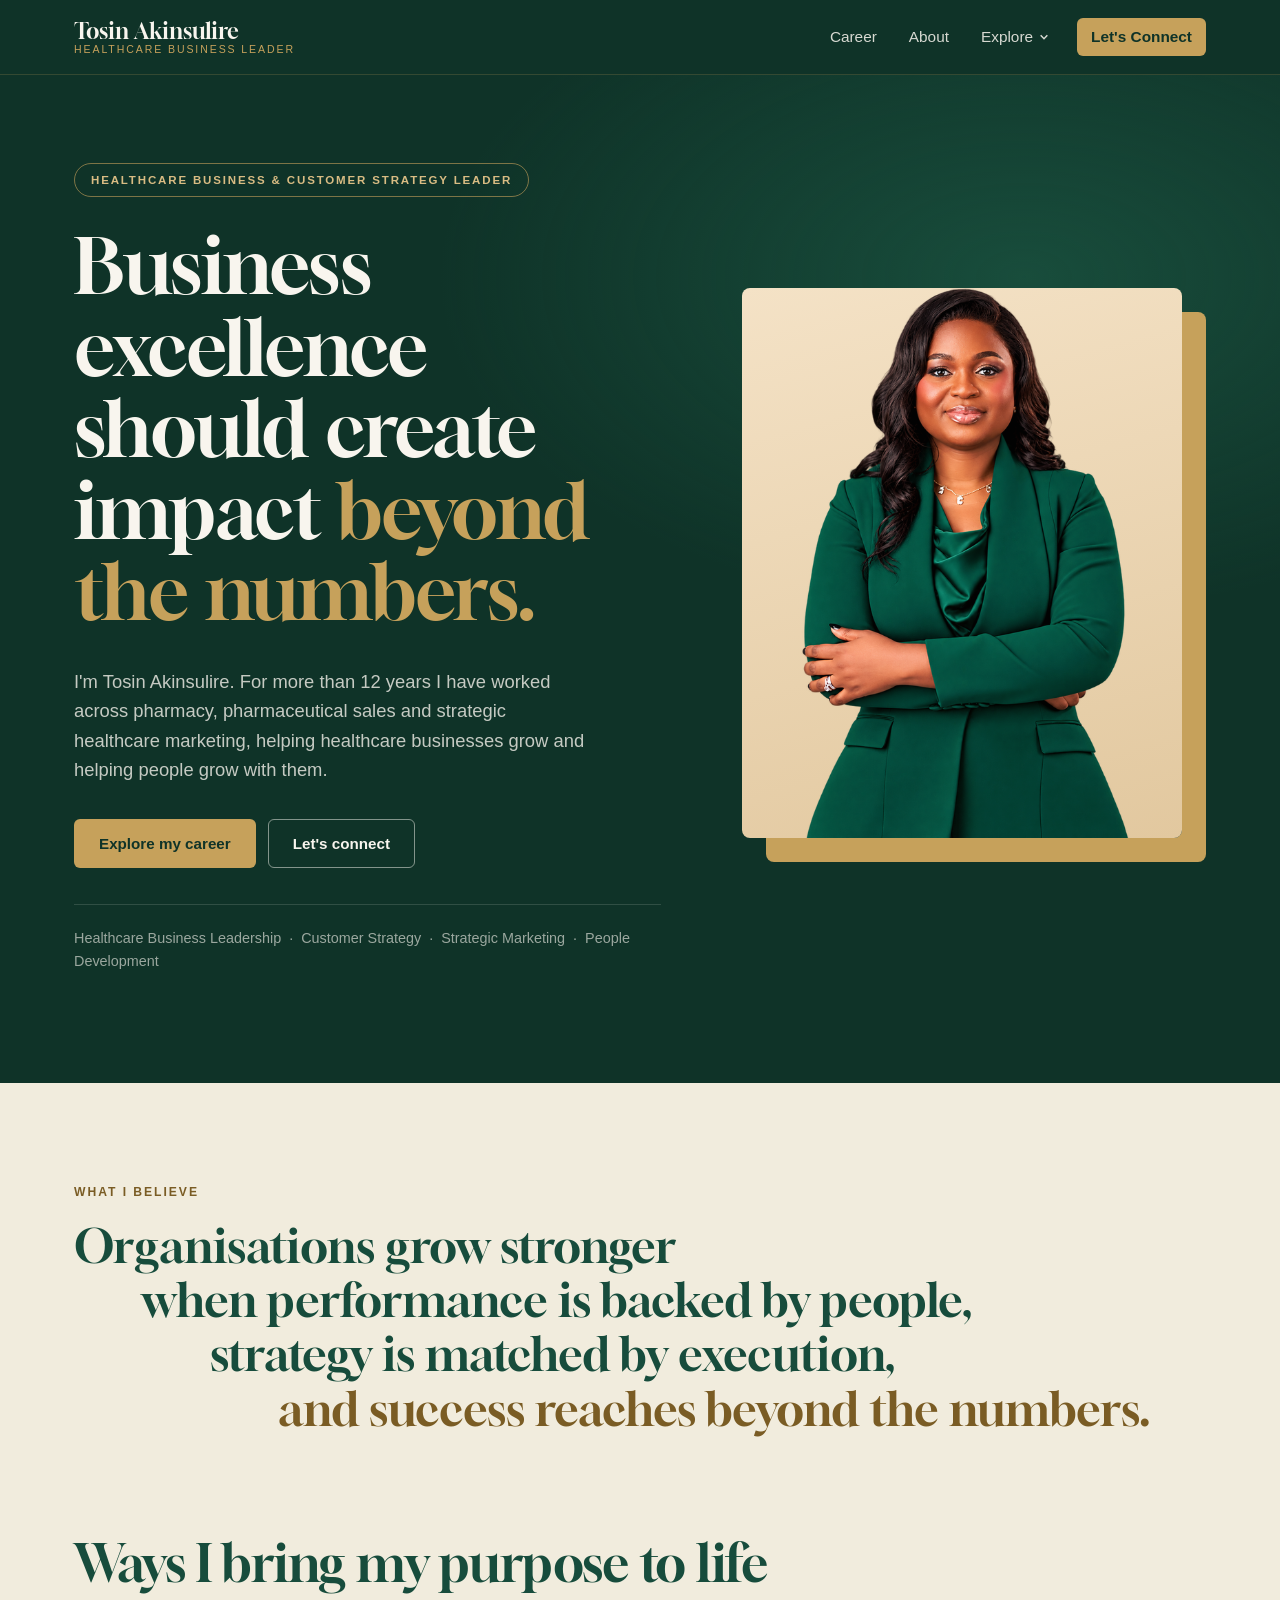
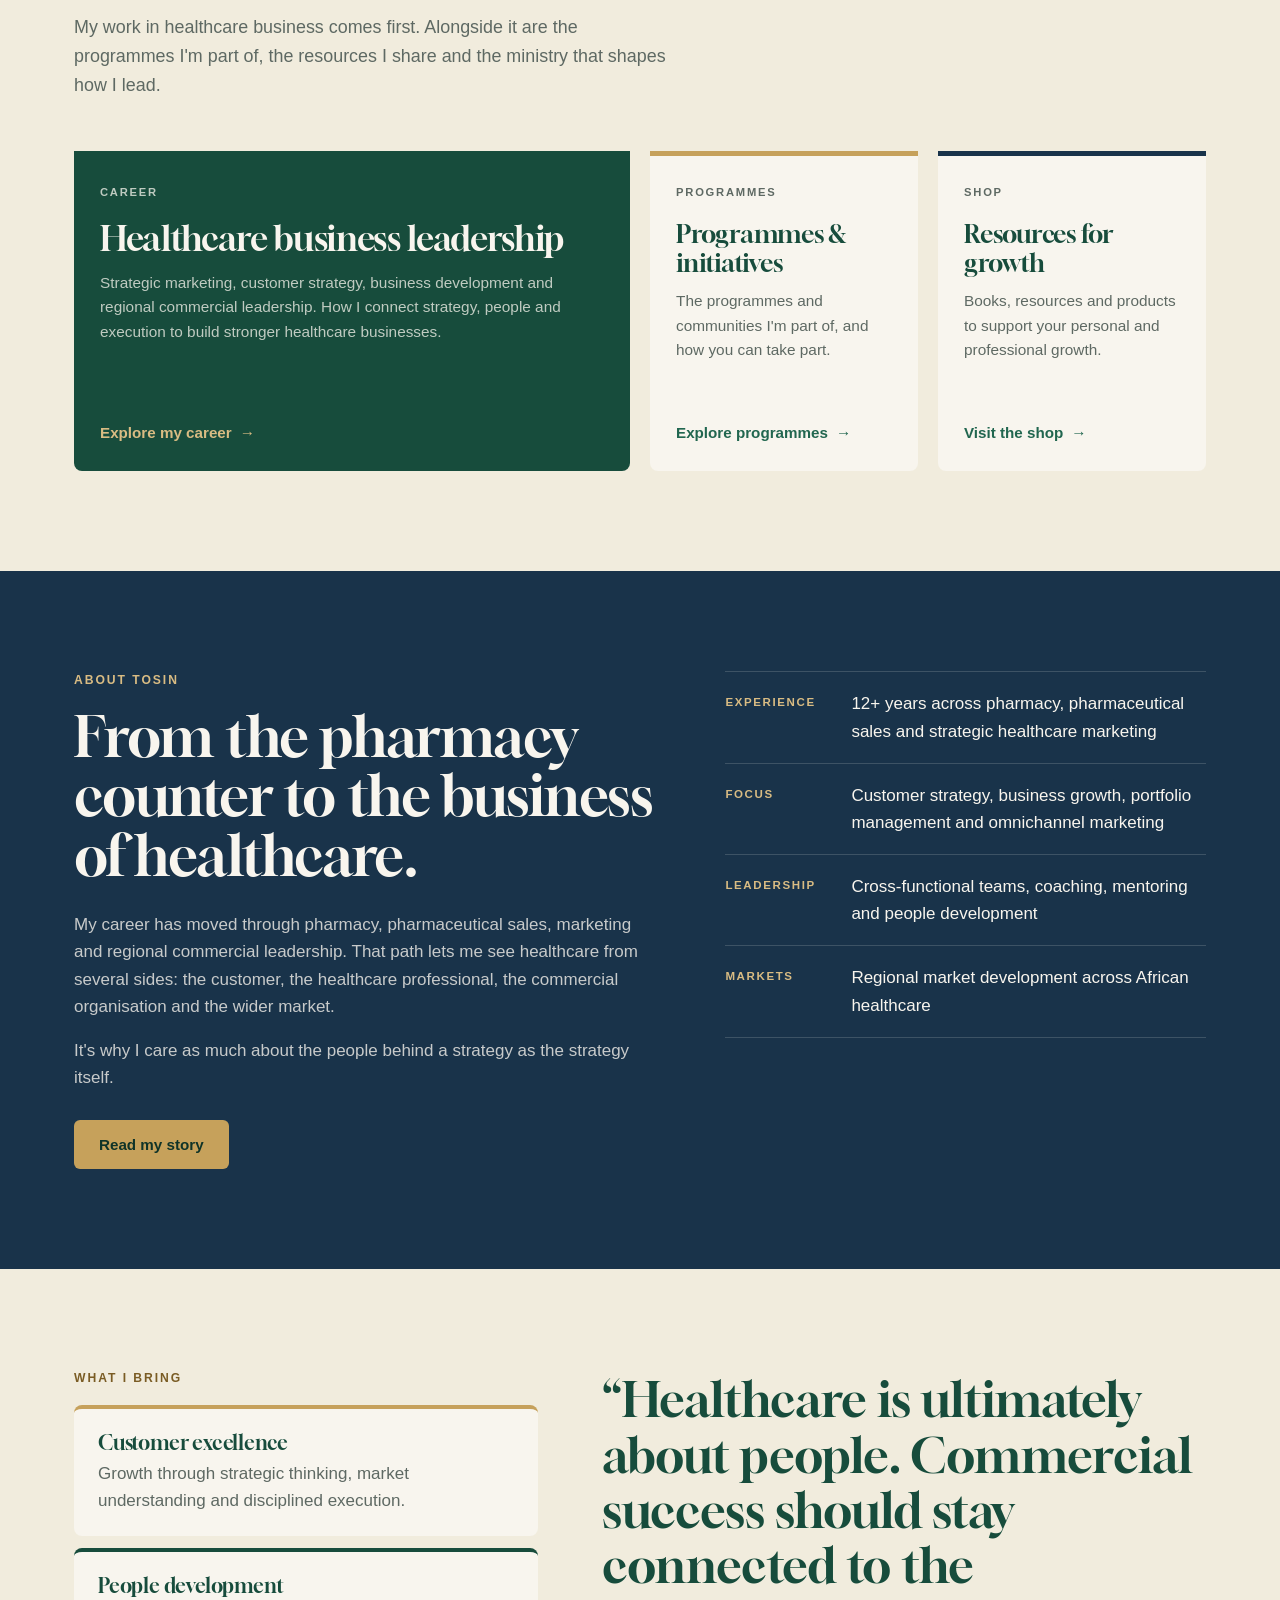
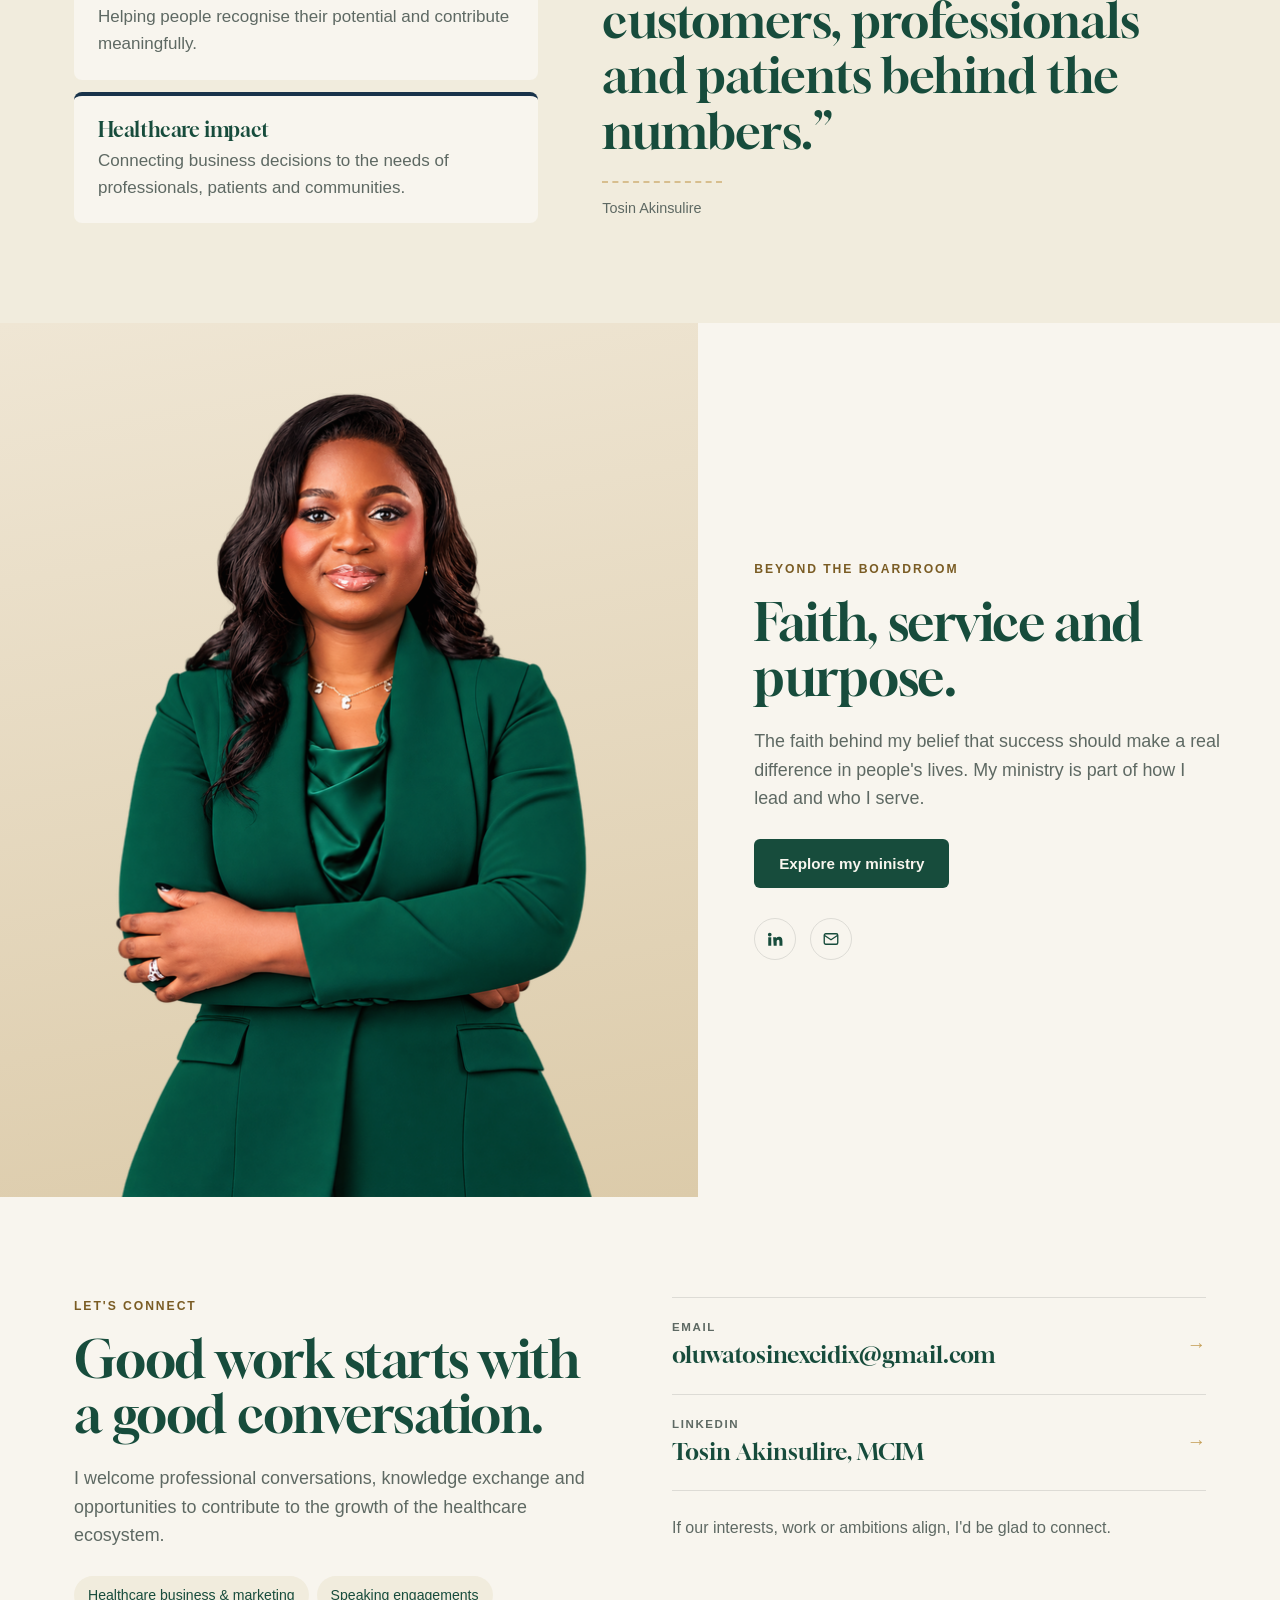
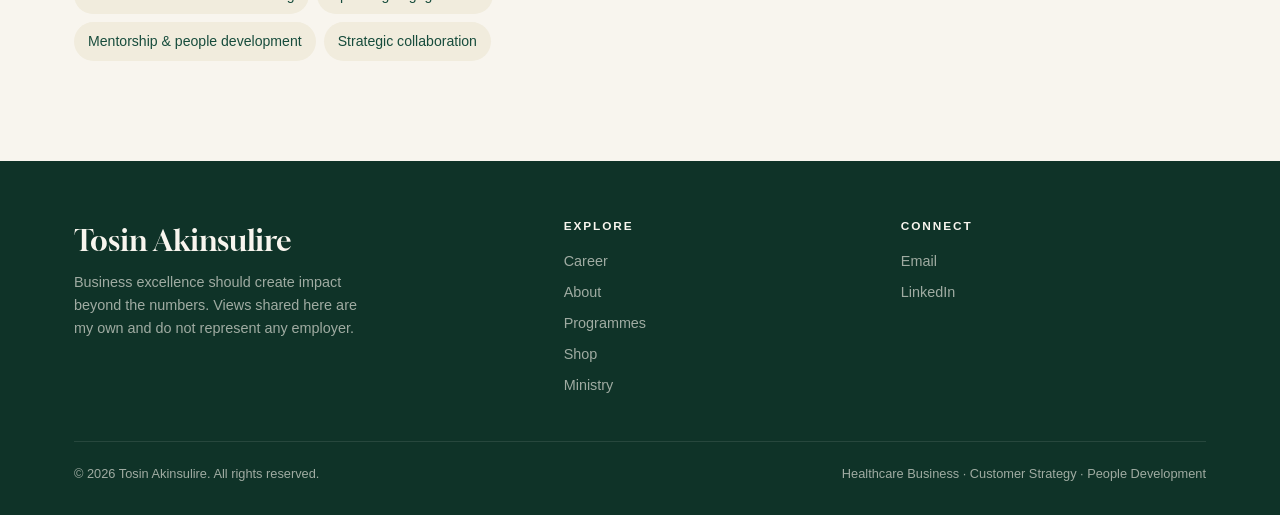
<file: index.html>
<!doctype html>
<html lang="en">
<head>
<meta charset="utf-8">
<meta name="viewport" content="width=device-width, initial-scale=1">
<title>Tosin Akinsulire | Healthcare Business & Customer Strategy Leader</title>
<meta name="description" content="Tosin Akinsulire is a healthcare business and commercial leader with 12+ years across pharmacy, pharmaceutical sales and strategic healthcare marketing.">
<meta property="og:title" content="Tosin Akinsulire | Healthcare Business & Customer Strategy Leader">
<meta property="og:description" content="Tosin Akinsulire is a healthcare business and commercial leader with 12+ years across pharmacy, pharmaceutical sales and strategic healthcare marketing.">
<meta name="theme-color" content="#0F3328">
<link rel="preconnect" href="https://fonts.googleapis.com">
<link rel="preconnect" href="https://fonts.gstatic.com" crossorigin>
<link href="https://fonts.googleapis.com/css2?family=Gloock&family=Google+Sans+Flex:wght@400;500;600&display=swap" rel="stylesheet">
<link rel="stylesheet" href="assets/styles.css?v=4">
</head>
<body>
<header class="site-header">
  <div class="container nav">
    <a class="brand" href="index.html"><strong>Tosin Akinsulire</strong><small>Healthcare Business Leader</small></a>
    <button class="menu-toggle" aria-label="Open menu" aria-expanded="false"><svg viewBox="0 0 24 24" fill="none" stroke="currentColor" stroke-width="1.8"><path d="M4 7h16M4 12h16M4 17h16"/></svg></button>
    <ul class="nav-links">
      <li><a href="career.html">Career</a></li>
      <li><a href="about.html">About</a></li>
      <li class="has-dropdown">
        <button aria-expanded="false" aria-haspopup="true">Explore <svg class="caret" viewBox="0 0 12 12" fill="none" stroke="currentColor" stroke-width="1.8"><path d="M2 4l4 4 4-4"/></svg></button>
        <ul class="dropdown">
<li><a href="programmes.html"><strong>Programmes</strong><small>Initiatives and communities I'm part of</small></a></li>
<li><a href="shop.html"><strong>Shop</strong><small>Books, resources and products</small></a></li>
<li><a href="ministry.html"><strong>Ministry</strong><small>Faith, service and purpose</small></a></li>
        </ul>
      </li>
      <li><a class="nav-cta" href="#connect">Let's Connect</a></li>
    </ul>
  </div>
</header>
<main>
<section class="hero">
  <div class="container hero-grid">
    <div class="reveal">
      <span class="pill">Healthcare Business &amp; Customer Strategy Leader</span>
      <h1>Business excellence should create impact <span>beyond the numbers.</span></h1>
      <p class="intro">I'm Tosin Akinsulire. For more than 12 years I have worked across pharmacy, pharmaceutical sales and strategic healthcare marketing, helping healthcare businesses grow and helping people grow with them.</p>
      <div class="btn-row">
        <a class="btn btn-gold" href="career.html">Explore my career</a>
        <a class="btn btn-outline" href="#connect">Let's connect</a>
      </div>
      <p class="roles">Healthcare Business Leadership &nbsp;&middot;&nbsp; Customer Strategy &nbsp;&middot;&nbsp; Strategic Marketing &nbsp;&middot;&nbsp; People Development</p>
    </div>
    <div class="portrait reveal"><img src="assets/tosin.png" alt="Portrait of Tosin Akinsulire" width="639" height="800"></div>
  </div>
</section>

<section>
  <div class="container">
    <span class="kicker reveal">What I believe</span>
    <p class="manifesto reveal">
      <span>Organisations grow stronger</span>
      <span>when performance is backed by people,</span>
      <span>strategy is matched by execution,</span>
      <span>and success reaches beyond the numbers.</span>
    </p>
  </div>
</section>

<section style="padding-top:0">
  <div class="container">
    <div class="section-head reveal">
      <h2>Ways I bring my purpose to life</h2>
      <p class="lead">My work in healthcare business comes first. Alongside it are the programmes I'm part of, the resources I share and the ministry that shapes how I lead.</p>
    </div>
    <div class="ways">
      <a class="way lead-way reveal" href="career.html">
        <span class="tag">Career</span>
        <h3>Healthcare business leadership</h3>
        <p>Strategic marketing, customer strategy, business development and regional commercial leadership. How I connect strategy, people and execution to build stronger healthcare businesses.</p>
        <span class="explore">Explore my career</span>
      </a>
      <a class="way reveal" href="programmes.html">
        <span class="tag">Programmes</span>
        <h3>Programmes &amp; initiatives</h3>
        <p>The programmes and communities I'm part of, and how you can take part.</p>
        <span class="explore">Explore programmes</span>
      </a>
      <a class="way reveal" href="shop.html">
        <span class="tag">Shop</span>
        <h3>Resources for growth</h3>
        <p>Books, resources and products to support your personal and professional growth.</p>
        <span class="explore">Visit the shop</span>
      </a>
    </div>
  </div>
</section>

<section class="bg-navy about-band">
  <div class="container grid">
    <div class="reveal">
      <span class="kicker">About Tosin</span>
      <h2>From the pharmacy counter to the business of healthcare.</h2>
      <p>My career has moved through pharmacy, pharmaceutical sales, marketing and regional commercial leadership. That path lets me see healthcare from several sides: the customer, the healthcare professional, the commercial organisation and the wider market.</p>
      <p>It's why I care as much about the people behind a strategy as the strategy itself.</p>
      <a class="btn btn-gold" href="about.html" style="margin-top:12px">Read my story</a>
    </div>
    <ul class="facts reveal">
      <li><b>Experience</b><span>12+ years across pharmacy, pharmaceutical sales and strategic healthcare marketing</span></li>
      <li><b>Focus</b><span>Customer strategy, business growth, portfolio management and omnichannel marketing</span></li>
      <li><b>Leadership</b><span>Cross-functional teams, coaching, mentoring and people development</span></li>
      <li><b>Markets</b><span>Regional market development across African healthcare</span></li>
    </ul>
  </div>
</section>

<section>
  <div class="container pullquote">
    <div class="reveal">
      <span class="kicker">What I bring</span>
      <div class="cards" style="grid-template-columns:1fr;gap:12px">
        <div class="card" style="padding:22px 24px"><h3 style="font-size:1.25rem;margin-bottom:6px">Customer excellence</h3><p>Growth through strategic thinking, market understanding and disciplined execution.</p></div>
        <div class="card" style="padding:22px 24px;border-top-color:var(--forest)"><h3 style="font-size:1.25rem;margin-bottom:6px">People development</h3><p>Helping people recognise their potential and contribute meaningfully.</p></div>
        <div class="card" style="padding:22px 24px;border-top-color:var(--navy)"><h3 style="font-size:1.25rem;margin-bottom:6px">Healthcare impact</h3><p>Connecting business decisions to the needs of professionals, patients and communities.</p></div>
      </div>
    </div>
    <div class="reveal">
      <blockquote>&ldquo;Healthcare is ultimately about people. Commercial success should stay connected to the customers, professionals and patients behind the numbers.&rdquo;</blockquote>
      <cite>Tosin Akinsulire</cite>
    </div>
  </div>
</section>

<section class="feature-photo">
  <div class="wrap">
    <div class="photo"><img src="assets/tosin.png" alt="Portrait of Tosin Akinsulire" width="639" height="800"></div>
    <div class="copy reveal">
      <span class="kicker">Beyond the boardroom</span>
      <h2>Faith, service and purpose.</h2>
      <p class="lead">The faith behind my belief that success should make a real difference in people's lives. My ministry is part of how I lead and who I serve.</p>
      <div class="btn-row" style="margin-top:8px"><a class="btn btn-dark" href="ministry.html">Explore my ministry</a></div>
      <div class="socials">
        <a href="#" target="_blank" rel="noopener" aria-label="LinkedIn"><svg viewBox="0 0 24 24" fill="currentColor"><path d="M4.98 3.5a2.5 2.5 0 1 1 0 5 2.5 2.5 0 0 1 0-5zM3 9.5h4V21H3zM9.5 9.5h3.8v1.6h.05c.53-1 1.83-2.05 3.77-2.05 4.03 0 4.78 2.65 4.78 6.1V21h-4v-5.1c0-1.22-.02-2.79-1.7-2.79-1.7 0-1.96 1.33-1.96 2.7V21h-4z"/></svg></a>
        <a href="mailto:oluwatosinexcidix@gmail.com" aria-label="Email"><svg viewBox="0 0 24 24" fill="none" stroke="currentColor" stroke-width="1.8"><rect x="3" y="5" width="18" height="14" rx="2"/><path d="M3 7l9 6 9-6"/></svg></a>
      </div>
    </div>
  </div>
</section>
<section class="connect" id="connect">
  <div class="container grid">
    <div class="reveal">
      <span class="kicker">Let's connect</span>
      <h2>Good work starts with a good conversation.</h2>
      <p class="lead">I welcome professional conversations, knowledge exchange and opportunities to contribute to the growth of the healthcare ecosystem.</p>
      <ul class="topics">
        <li>Healthcare business &amp; marketing</li>
        <li>Speaking engagements</li>
        <li>Mentorship &amp; people development</li>
        <li>Strategic collaboration</li>
      </ul>
    </div>
    <div class="contact-rows reveal">
      <a href="mailto:oluwatosinexcidix@gmail.com"><span><small>Email</small><span class="v">oluwatosinexcidix@gmail.com</span></span></a>
      <a href="#" target="_blank" rel="noopener"><span><small>LinkedIn</small><span class="v">Tosin Akinsulire, MCIM</span></span></a>
      <p class="lead" style="margin-top:24px;font-size:1rem">If our interests, work or ambitions align, I'd be glad to connect.</p>
    </div>
  </div>
</section>
</main>
<footer class="site-footer">
  <div class="container">
    <div class="footer-grid">
      <div class="footer-brand"><strong>Tosin Akinsulire</strong><p style="max-width:38ch">Business excellence should create impact beyond the numbers. Views shared here are my own and do not represent any employer.</p></div>
      <div><h4>Explore</h4><ul><li><a href="career.html">Career</a></li><li><a href="about.html">About</a></li><li><a href="programmes.html">Programmes</a></li><li><a href="shop.html">Shop</a></li><li><a href="ministry.html">Ministry</a></li></ul></div>
      <div><h4>Connect</h4><ul><li><a href="mailto:oluwatosinexcidix@gmail.com">Email</a></li><li><a href="#" target="_blank" rel="noopener">LinkedIn</a></li></ul></div>
    </div>
    <div class="footer-base"><span>&copy; <span id="year">2026</span> Tosin Akinsulire. All rights reserved.</span><span>Healthcare Business &middot; Customer Strategy &middot; People Development</span></div>
  </div>
</footer>
<script src="assets/main.js"></script>
</body>
</html>
</file>
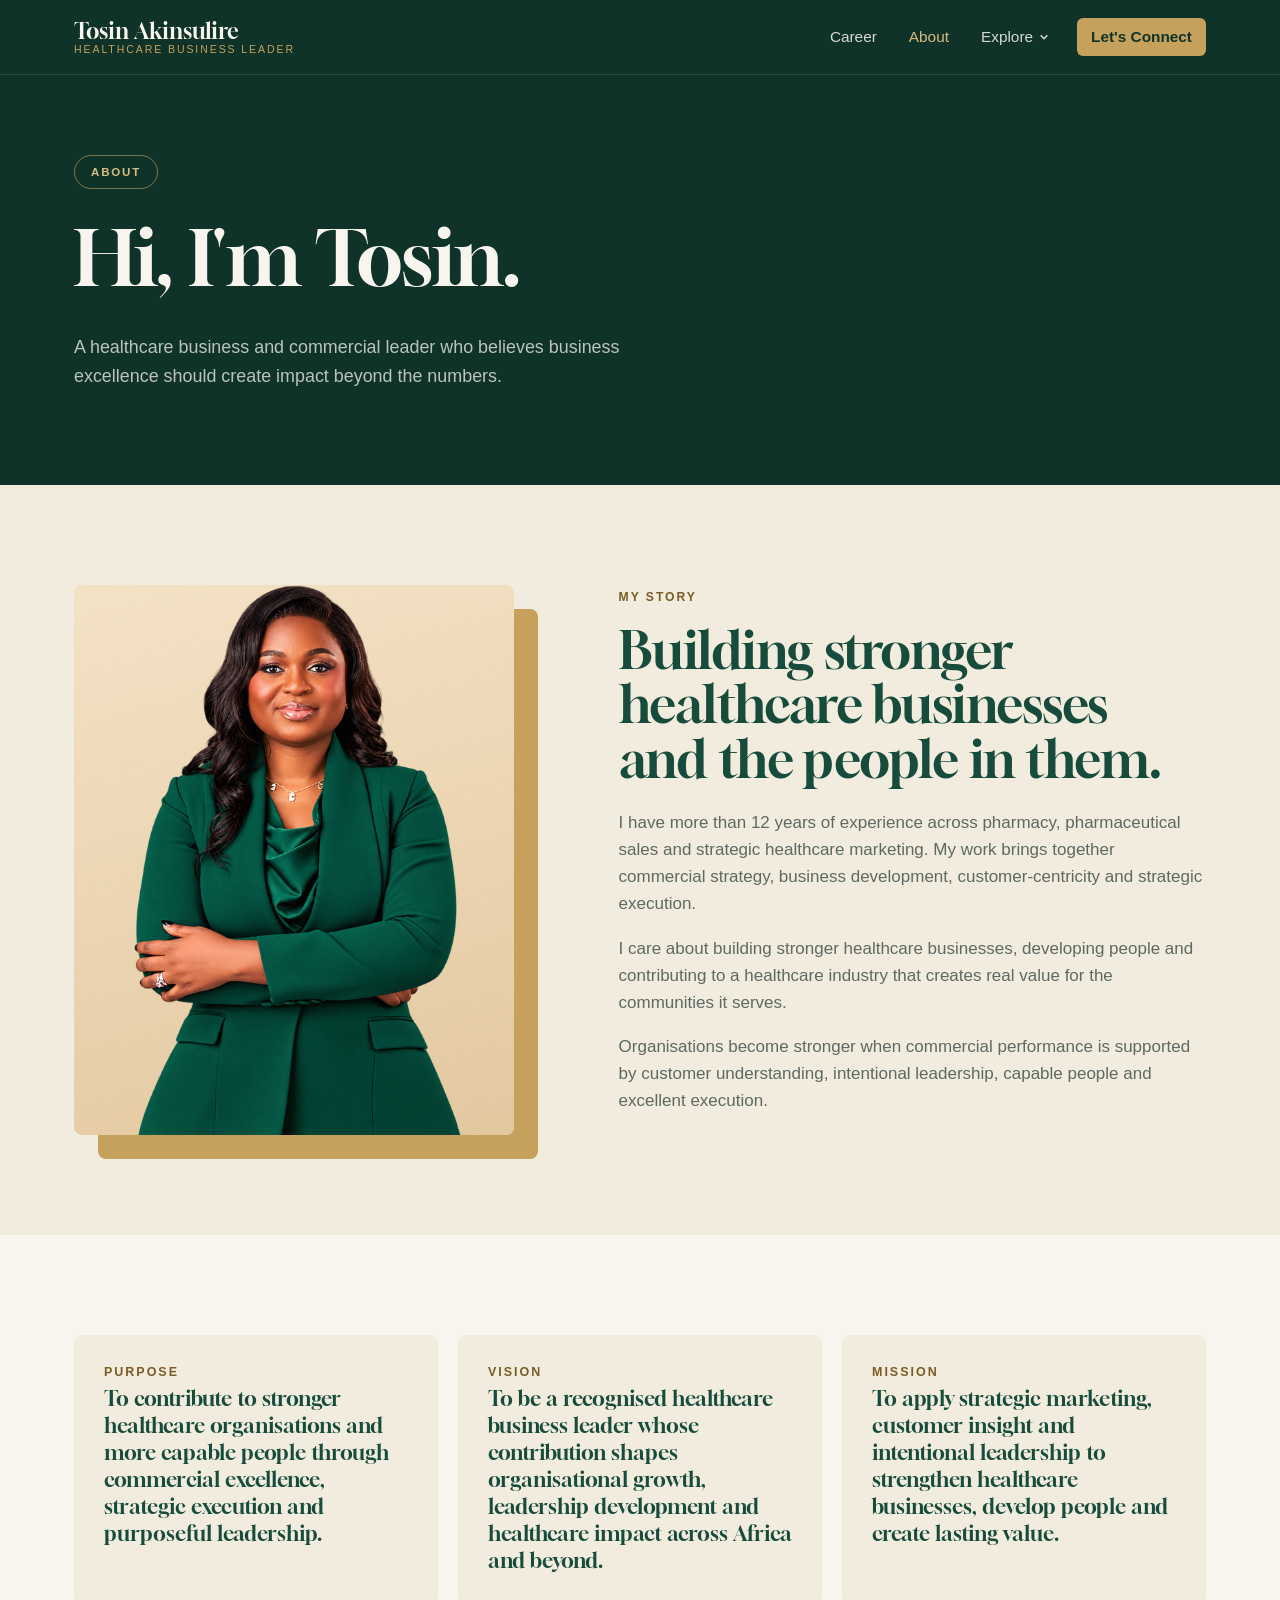
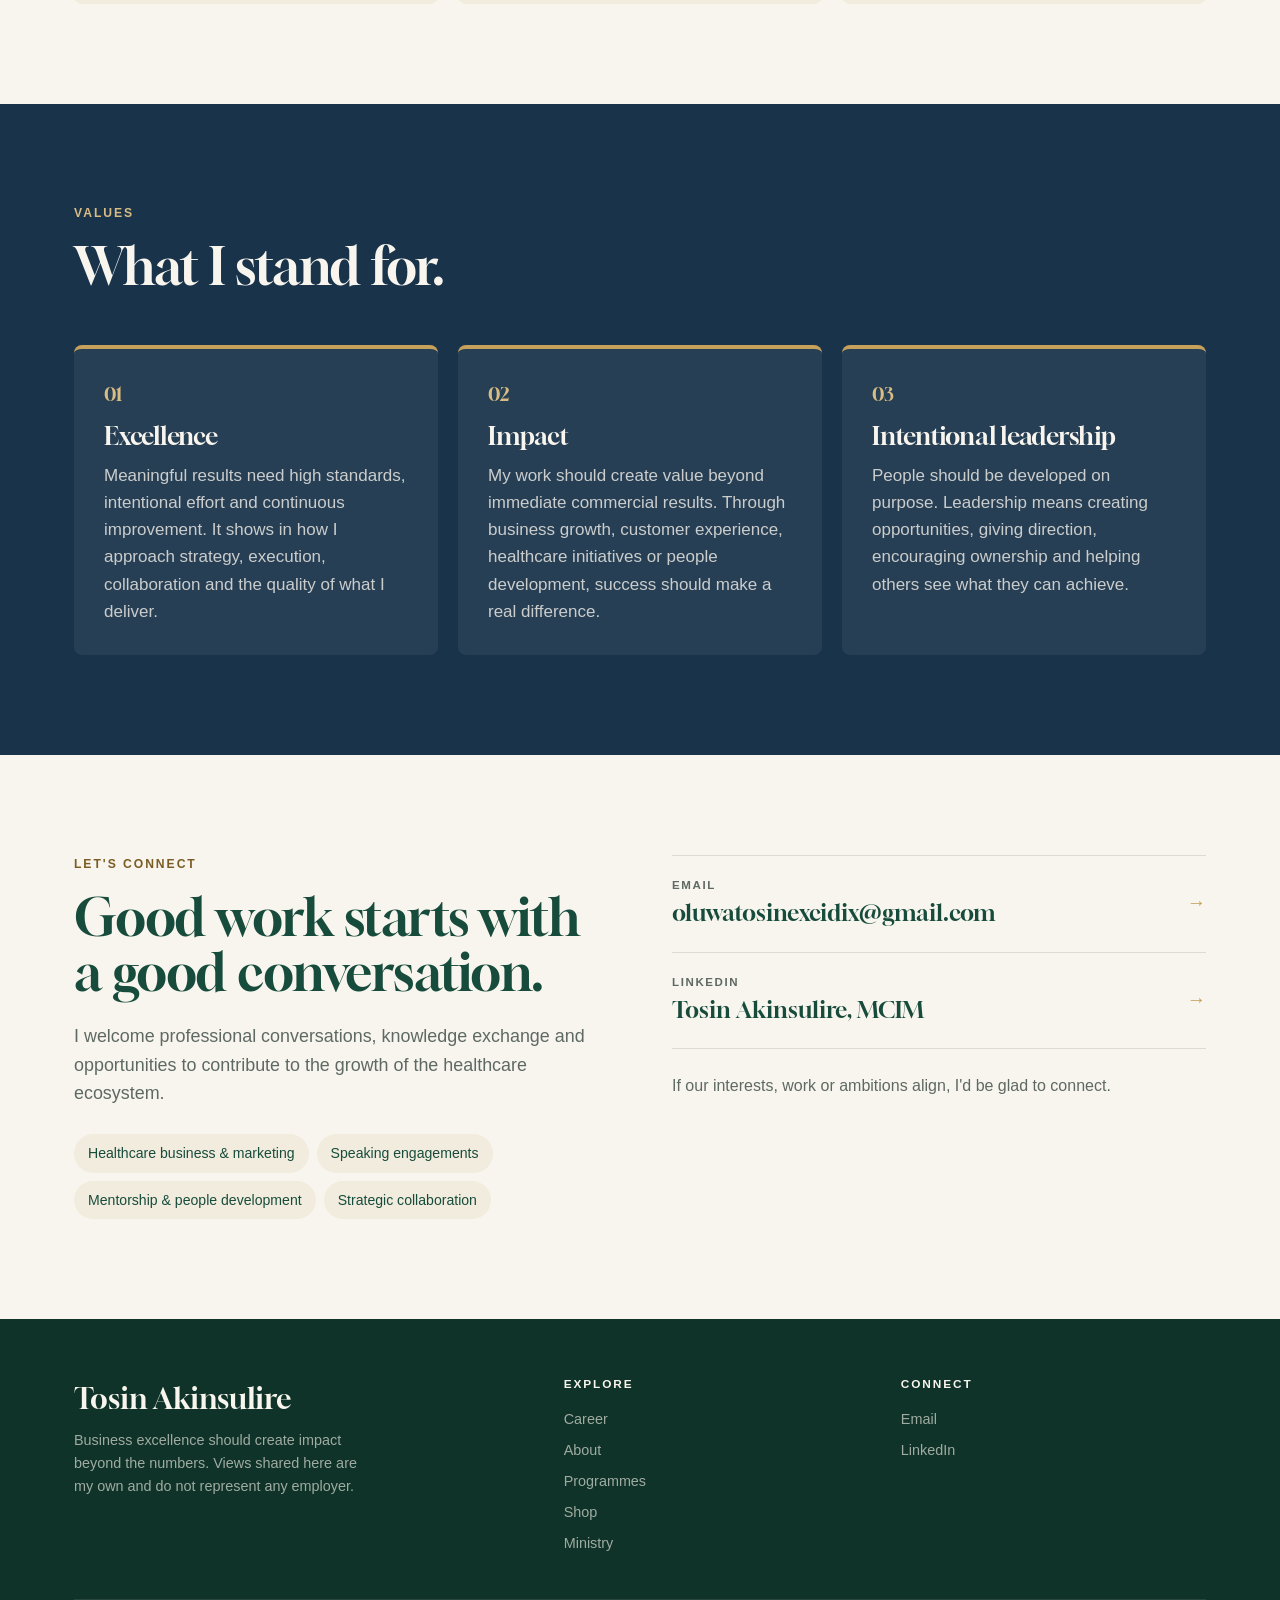
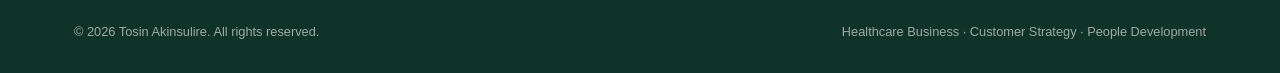
<file: about.html>
<!doctype html>
<html lang="en">
<head>
<meta charset="utf-8">
<meta name="viewport" content="width=device-width, initial-scale=1">
<title>About | Tosin Akinsulire</title>
<meta name="description" content="Purpose, vision, mission and values of Tosin Akinsulire, healthcare business and customer strategy leader.">
<meta property="og:title" content="About | Tosin Akinsulire">
<meta property="og:description" content="Purpose, vision, mission and values of Tosin Akinsulire, healthcare business and customer strategy leader.">
<meta name="theme-color" content="#0F3328">
<link rel="preconnect" href="https://fonts.googleapis.com">
<link rel="preconnect" href="https://fonts.gstatic.com" crossorigin>
<link href="https://fonts.googleapis.com/css2?family=Gloock&family=Google+Sans+Flex:wght@400;500;600&display=swap" rel="stylesheet">
<link rel="stylesheet" href="assets/styles.css?v=4">
</head>
<body>
<header class="site-header">
  <div class="container nav">
    <a class="brand" href="index.html"><strong>Tosin Akinsulire</strong><small>Healthcare Business Leader</small></a>
    <button class="menu-toggle" aria-label="Open menu" aria-expanded="false"><svg viewBox="0 0 24 24" fill="none" stroke="currentColor" stroke-width="1.8"><path d="M4 7h16M4 12h16M4 17h16"/></svg></button>
    <ul class="nav-links">
      <li><a href="career.html">Career</a></li>
      <li><a href="about.html" aria-current="page">About</a></li>
      <li class="has-dropdown">
        <button aria-expanded="false" aria-haspopup="true">Explore <svg class="caret" viewBox="0 0 12 12" fill="none" stroke="currentColor" stroke-width="1.8"><path d="M2 4l4 4 4-4"/></svg></button>
        <ul class="dropdown">
<li><a href="programmes.html"><strong>Programmes</strong><small>Initiatives and communities I'm part of</small></a></li>
<li><a href="shop.html"><strong>Shop</strong><small>Books, resources and products</small></a></li>
<li><a href="ministry.html"><strong>Ministry</strong><small>Faith, service and purpose</small></a></li>
        </ul>
      </li>
      <li><a class="nav-cta" href="#connect">Let's Connect</a></li>
    </ul>
  </div>
</header>
<main>
<section class="page-hero">
  <div class="container">
    <span class="pill">About</span>
    <h1 class="reveal">Hi, I'm Tosin.</h1>
    <p class="lead reveal">A healthcare business and commercial leader who believes business excellence should create impact beyond the numbers.</p>
  </div>
</section>
<section>
  <div class="container hero-grid story-grid">
    <div class="portrait reveal" style="margin:0"><img src="assets/tosin.png" alt="Portrait of Tosin Akinsulire" width="639" height="800"></div>
    <div class="reveal">
      <span class="kicker">My story</span>
      <h2 style="color:var(--forest)">Building stronger healthcare businesses and the people in them.</h2>
      <p style="color:var(--muted)">I have more than 12 years of experience across pharmacy, pharmaceutical sales and strategic healthcare marketing. My work brings together commercial strategy, business development, customer-centricity and strategic execution.</p>
      <p style="color:var(--muted)">I care about building stronger healthcare businesses, developing people and contributing to a healthcare industry that creates real value for the communities it serves.</p>
      <p style="color:var(--muted)">Organisations become stronger when commercial performance is supported by customer understanding, intentional leadership, capable people and excellent execution.</p>
    </div>
  </div>
</section>

<section class="bg-ivory">
  <div class="container">
    <div class="pvm reveal">
      <div><h3>Purpose</h3><p>To contribute to stronger healthcare organisations and more capable people through commercial excellence, strategic execution and purposeful leadership.</p></div>
      <div><h3>Vision</h3><p>To be a recognised healthcare business leader whose contribution shapes organisational growth, leadership development and healthcare impact across Africa and beyond.</p></div>
      <div><h3>Mission</h3><p>To apply strategic marketing, customer insight and intentional leadership to strengthen healthcare businesses, develop people and create lasting value.</p></div>
    </div>
  </div>
</section>

<section class="bg-navy">
  <div class="container">
    <div class="section-head reveal"><span class="kicker">Values</span><h2>What I stand for.</h2></div>
    <div class="cards"><div class="card reveal"><span class="num">01</span><h3>Excellence</h3><p>Meaningful results need high standards, intentional effort and continuous improvement. It shows in how I approach strategy, execution, collaboration and the quality of what I deliver.</p></div><div class="card reveal"><span class="num">02</span><h3>Impact</h3><p>My work should create value beyond immediate commercial results. Through business growth, customer experience, healthcare initiatives or people development, success should make a real difference.</p></div><div class="card reveal"><span class="num">03</span><h3>Intentional leadership</h3><p>People should be developed on purpose. Leadership means creating opportunities, giving direction, encouraging ownership and helping others see what they can achieve.</p></div></div>
  </div>
</section>
<section class="connect" id="connect">
  <div class="container grid">
    <div class="reveal">
      <span class="kicker">Let's connect</span>
      <h2>Good work starts with a good conversation.</h2>
      <p class="lead">I welcome professional conversations, knowledge exchange and opportunities to contribute to the growth of the healthcare ecosystem.</p>
      <ul class="topics">
        <li>Healthcare business &amp; marketing</li>
        <li>Speaking engagements</li>
        <li>Mentorship &amp; people development</li>
        <li>Strategic collaboration</li>
      </ul>
    </div>
    <div class="contact-rows reveal">
      <a href="mailto:oluwatosinexcidix@gmail.com"><span><small>Email</small><span class="v">oluwatosinexcidix@gmail.com</span></span></a>
      <a href="#" target="_blank" rel="noopener"><span><small>LinkedIn</small><span class="v">Tosin Akinsulire, MCIM</span></span></a>
      <p class="lead" style="margin-top:24px;font-size:1rem">If our interests, work or ambitions align, I'd be glad to connect.</p>
    </div>
  </div>
</section>
</main>
<footer class="site-footer">
  <div class="container">
    <div class="footer-grid">
      <div class="footer-brand"><strong>Tosin Akinsulire</strong><p style="max-width:38ch">Business excellence should create impact beyond the numbers. Views shared here are my own and do not represent any employer.</p></div>
      <div><h4>Explore</h4><ul><li><a href="career.html">Career</a></li><li><a href="about.html">About</a></li><li><a href="programmes.html">Programmes</a></li><li><a href="shop.html">Shop</a></li><li><a href="ministry.html">Ministry</a></li></ul></div>
      <div><h4>Connect</h4><ul><li><a href="mailto:oluwatosinexcidix@gmail.com">Email</a></li><li><a href="#" target="_blank" rel="noopener">LinkedIn</a></li></ul></div>
    </div>
    <div class="footer-base"><span>&copy; <span id="year">2026</span> Tosin Akinsulire. All rights reserved.</span><span>Healthcare Business &middot; Customer Strategy &middot; People Development</span></div>
  </div>
</footer>
<script src="assets/main.js"></script>
</body>
</html>
</file>
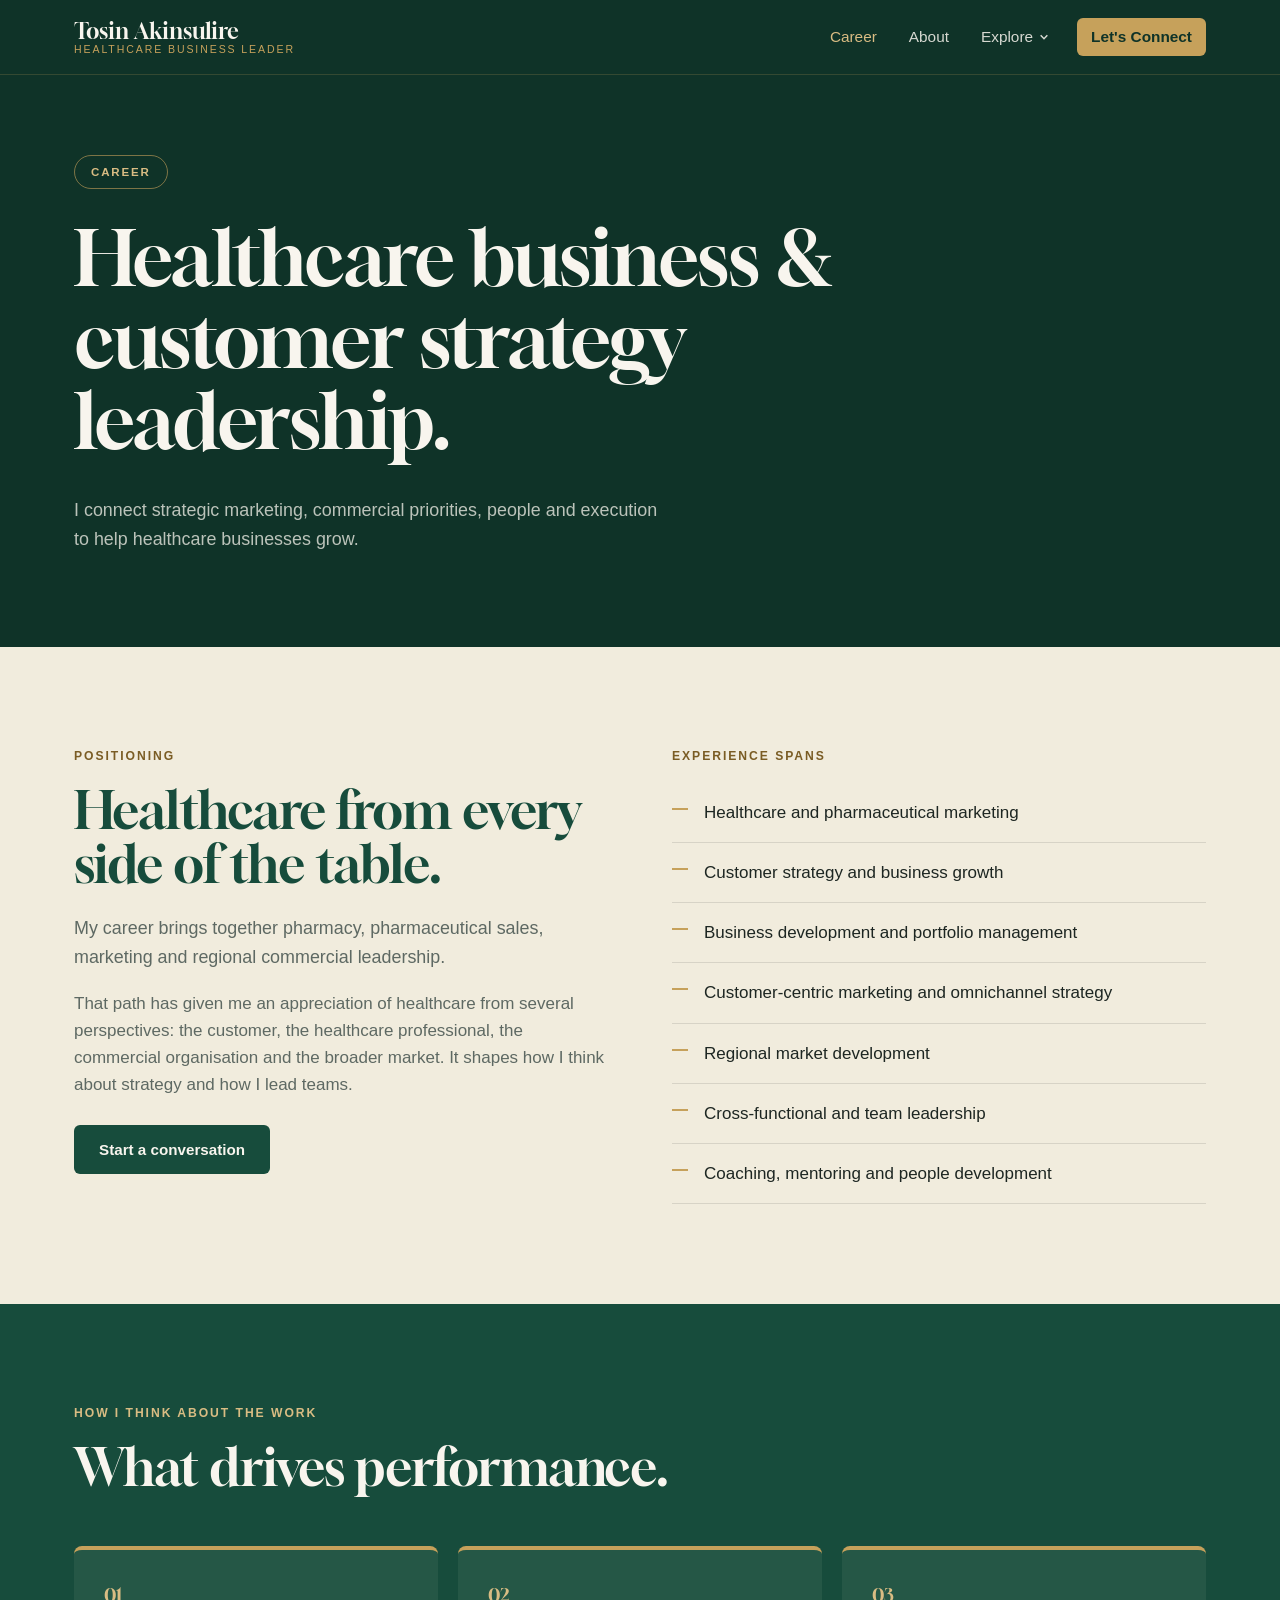
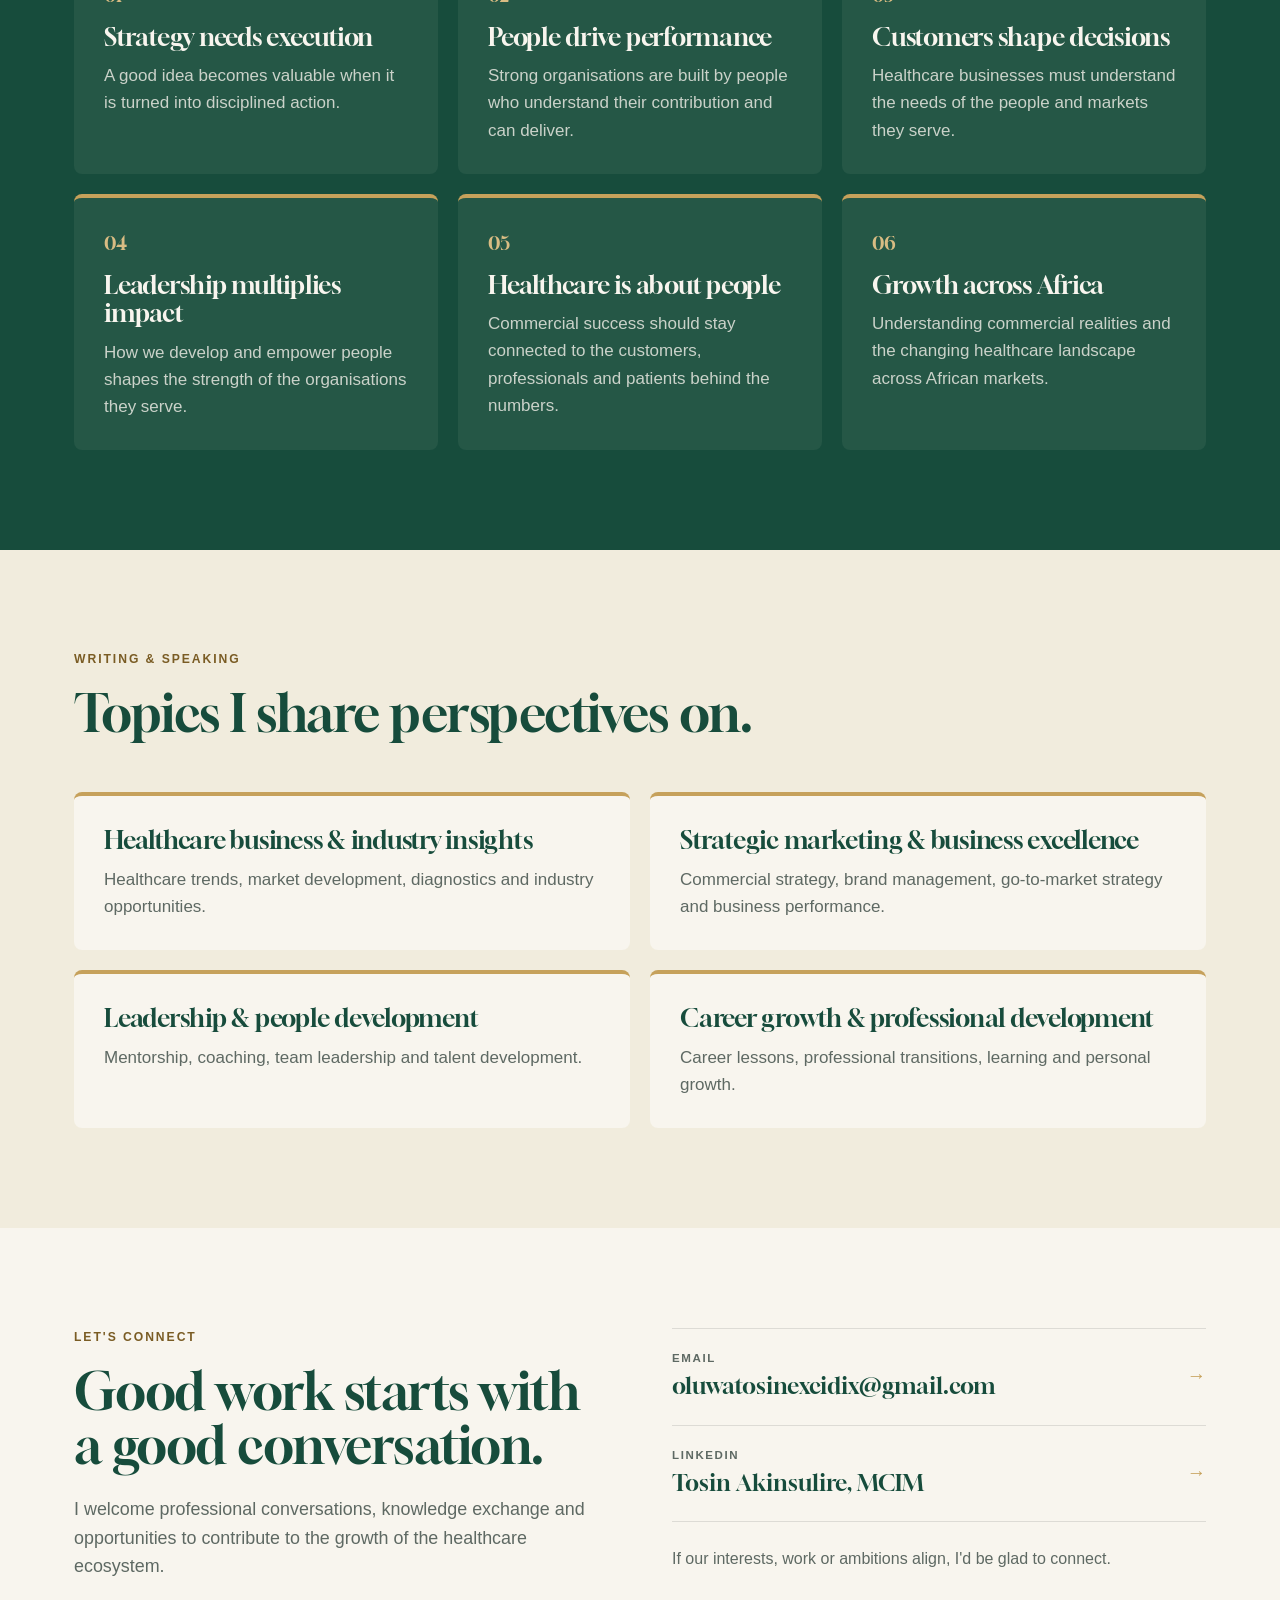
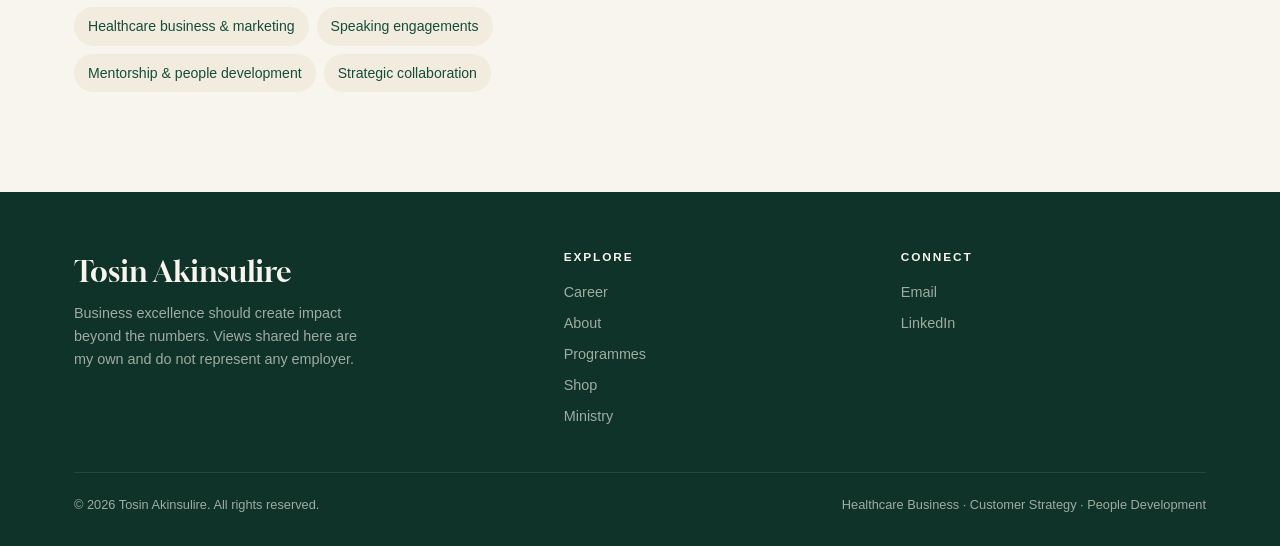
<file: career.html>
<!doctype html>
<html lang="en">
<head>
<meta charset="utf-8">
<meta name="viewport" content="width=device-width, initial-scale=1">
<title>Career | Tosin Akinsulire</title>
<meta name="description" content="Healthcare business leadership, customer strategy, strategic marketing and people development.">
<meta property="og:title" content="Career | Tosin Akinsulire">
<meta property="og:description" content="Healthcare business leadership, customer strategy, strategic marketing and people development.">
<meta name="theme-color" content="#0F3328">
<link rel="preconnect" href="https://fonts.googleapis.com">
<link rel="preconnect" href="https://fonts.gstatic.com" crossorigin>
<link href="https://fonts.googleapis.com/css2?family=Gloock&family=Google+Sans+Flex:wght@400;500;600&display=swap" rel="stylesheet">
<link rel="stylesheet" href="assets/styles.css?v=4">
</head>
<body>
<header class="site-header">
  <div class="container nav">
    <a class="brand" href="index.html"><strong>Tosin Akinsulire</strong><small>Healthcare Business Leader</small></a>
    <button class="menu-toggle" aria-label="Open menu" aria-expanded="false"><svg viewBox="0 0 24 24" fill="none" stroke="currentColor" stroke-width="1.8"><path d="M4 7h16M4 12h16M4 17h16"/></svg></button>
    <ul class="nav-links">
      <li><a href="career.html" aria-current="page">Career</a></li>
      <li><a href="about.html">About</a></li>
      <li class="has-dropdown">
        <button aria-expanded="false" aria-haspopup="true">Explore <svg class="caret" viewBox="0 0 12 12" fill="none" stroke="currentColor" stroke-width="1.8"><path d="M2 4l4 4 4-4"/></svg></button>
        <ul class="dropdown">
<li><a href="programmes.html"><strong>Programmes</strong><small>Initiatives and communities I'm part of</small></a></li>
<li><a href="shop.html"><strong>Shop</strong><small>Books, resources and products</small></a></li>
<li><a href="ministry.html"><strong>Ministry</strong><small>Faith, service and purpose</small></a></li>
        </ul>
      </li>
      <li><a class="nav-cta" href="#connect">Let's Connect</a></li>
    </ul>
  </div>
</header>
<main>
<section class="page-hero">
  <div class="container">
    <span class="pill">Career</span>
    <h1 class="reveal">Healthcare business &amp; customer strategy leadership.</h1>
    <p class="lead reveal">I connect strategic marketing, commercial priorities, people and execution to help healthcare businesses grow.</p>
  </div>
</section>
<section>
  <div class="container split">
    <div class="reveal">
      <span class="kicker">Positioning</span>
      <h2 style="color:var(--forest)">Healthcare from every side of the table.</h2>
      <p class="lead">My career brings together pharmacy, pharmaceutical sales, marketing and regional commercial leadership.</p>
      <p class="muted" style="color:var(--muted)">That path has given me an appreciation of healthcare from several perspectives: the customer, the healthcare professional, the commercial organisation and the broader market. It shapes how I think about strategy and how I lead teams.</p>
      <a class="btn btn-dark" href="#connect" style="margin-top:10px">Start a conversation</a>
    </div>
    <div class="reveal">
      <span class="kicker">Experience spans</span>
      <ul class="check-list"><li>Healthcare and pharmaceutical marketing</li><li>Customer strategy and business growth</li><li>Business development and portfolio management</li><li>Customer-centric marketing and omnichannel strategy</li><li>Regional market development</li><li>Cross-functional and team leadership</li><li>Coaching, mentoring and people development</li></ul>
    </div>
  </div>
</section>

<section class="bg-forest">
  <div class="container">
    <div class="section-head reveal"><span class="kicker">How I think about the work</span><h2>What drives performance.</h2></div>
    <div class="cards"><div class="card reveal"><span class="num">01</span><h3>Strategy needs execution</h3><p>A good idea becomes valuable when it is turned into disciplined action.</p></div><div class="card reveal"><span class="num">02</span><h3>People drive performance</h3><p>Strong organisations are built by people who understand their contribution and can deliver.</p></div><div class="card reveal"><span class="num">03</span><h3>Customers shape decisions</h3><p>Healthcare businesses must understand the needs of the people and markets they serve.</p></div><div class="card reveal"><span class="num">04</span><h3>Leadership multiplies impact</h3><p>How we develop and empower people shapes the strength of the organisations they serve.</p></div><div class="card reveal"><span class="num">05</span><h3>Healthcare is about people</h3><p>Commercial success should stay connected to the customers, professionals and patients behind the numbers.</p></div><div class="card reveal"><span class="num">06</span><h3>Growth across Africa</h3><p>Understanding commercial realities and the changing healthcare landscape across African markets.</p></div></div>
  </div>
</section>

<section>
  <div class="container">
    <div class="section-head reveal"><span class="kicker">Writing &amp; speaking</span><h2>Topics I share perspectives on.</h2></div>
    <div class="cards two"><div class="card reveal"><h3>Healthcare business &amp; industry insights</h3><p>Healthcare trends, market development, diagnostics and industry opportunities.</p></div><div class="card reveal"><h3>Strategic marketing &amp; business excellence</h3><p>Commercial strategy, brand management, go-to-market strategy and business performance.</p></div><div class="card reveal"><h3>Leadership &amp; people development</h3><p>Mentorship, coaching, team leadership and talent development.</p></div><div class="card reveal"><h3>Career growth &amp; professional development</h3><p>Career lessons, professional transitions, learning and personal growth.</p></div></div>
  </div>
</section>
<section class="connect" id="connect">
  <div class="container grid">
    <div class="reveal">
      <span class="kicker">Let's connect</span>
      <h2>Good work starts with a good conversation.</h2>
      <p class="lead">I welcome professional conversations, knowledge exchange and opportunities to contribute to the growth of the healthcare ecosystem.</p>
      <ul class="topics">
        <li>Healthcare business &amp; marketing</li>
        <li>Speaking engagements</li>
        <li>Mentorship &amp; people development</li>
        <li>Strategic collaboration</li>
      </ul>
    </div>
    <div class="contact-rows reveal">
      <a href="mailto:oluwatosinexcidix@gmail.com"><span><small>Email</small><span class="v">oluwatosinexcidix@gmail.com</span></span></a>
      <a href="#" target="_blank" rel="noopener"><span><small>LinkedIn</small><span class="v">Tosin Akinsulire, MCIM</span></span></a>
      <p class="lead" style="margin-top:24px;font-size:1rem">If our interests, work or ambitions align, I'd be glad to connect.</p>
    </div>
  </div>
</section>
</main>
<footer class="site-footer">
  <div class="container">
    <div class="footer-grid">
      <div class="footer-brand"><strong>Tosin Akinsulire</strong><p style="max-width:38ch">Business excellence should create impact beyond the numbers. Views shared here are my own and do not represent any employer.</p></div>
      <div><h4>Explore</h4><ul><li><a href="career.html">Career</a></li><li><a href="about.html">About</a></li><li><a href="programmes.html">Programmes</a></li><li><a href="shop.html">Shop</a></li><li><a href="ministry.html">Ministry</a></li></ul></div>
      <div><h4>Connect</h4><ul><li><a href="mailto:oluwatosinexcidix@gmail.com">Email</a></li><li><a href="#" target="_blank" rel="noopener">LinkedIn</a></li></ul></div>
    </div>
    <div class="footer-base"><span>&copy; <span id="year">2026</span> Tosin Akinsulire. All rights reserved.</span><span>Healthcare Business &middot; Customer Strategy &middot; People Development</span></div>
  </div>
</footer>
<script src="assets/main.js"></script>
</body>
</html>
</file>
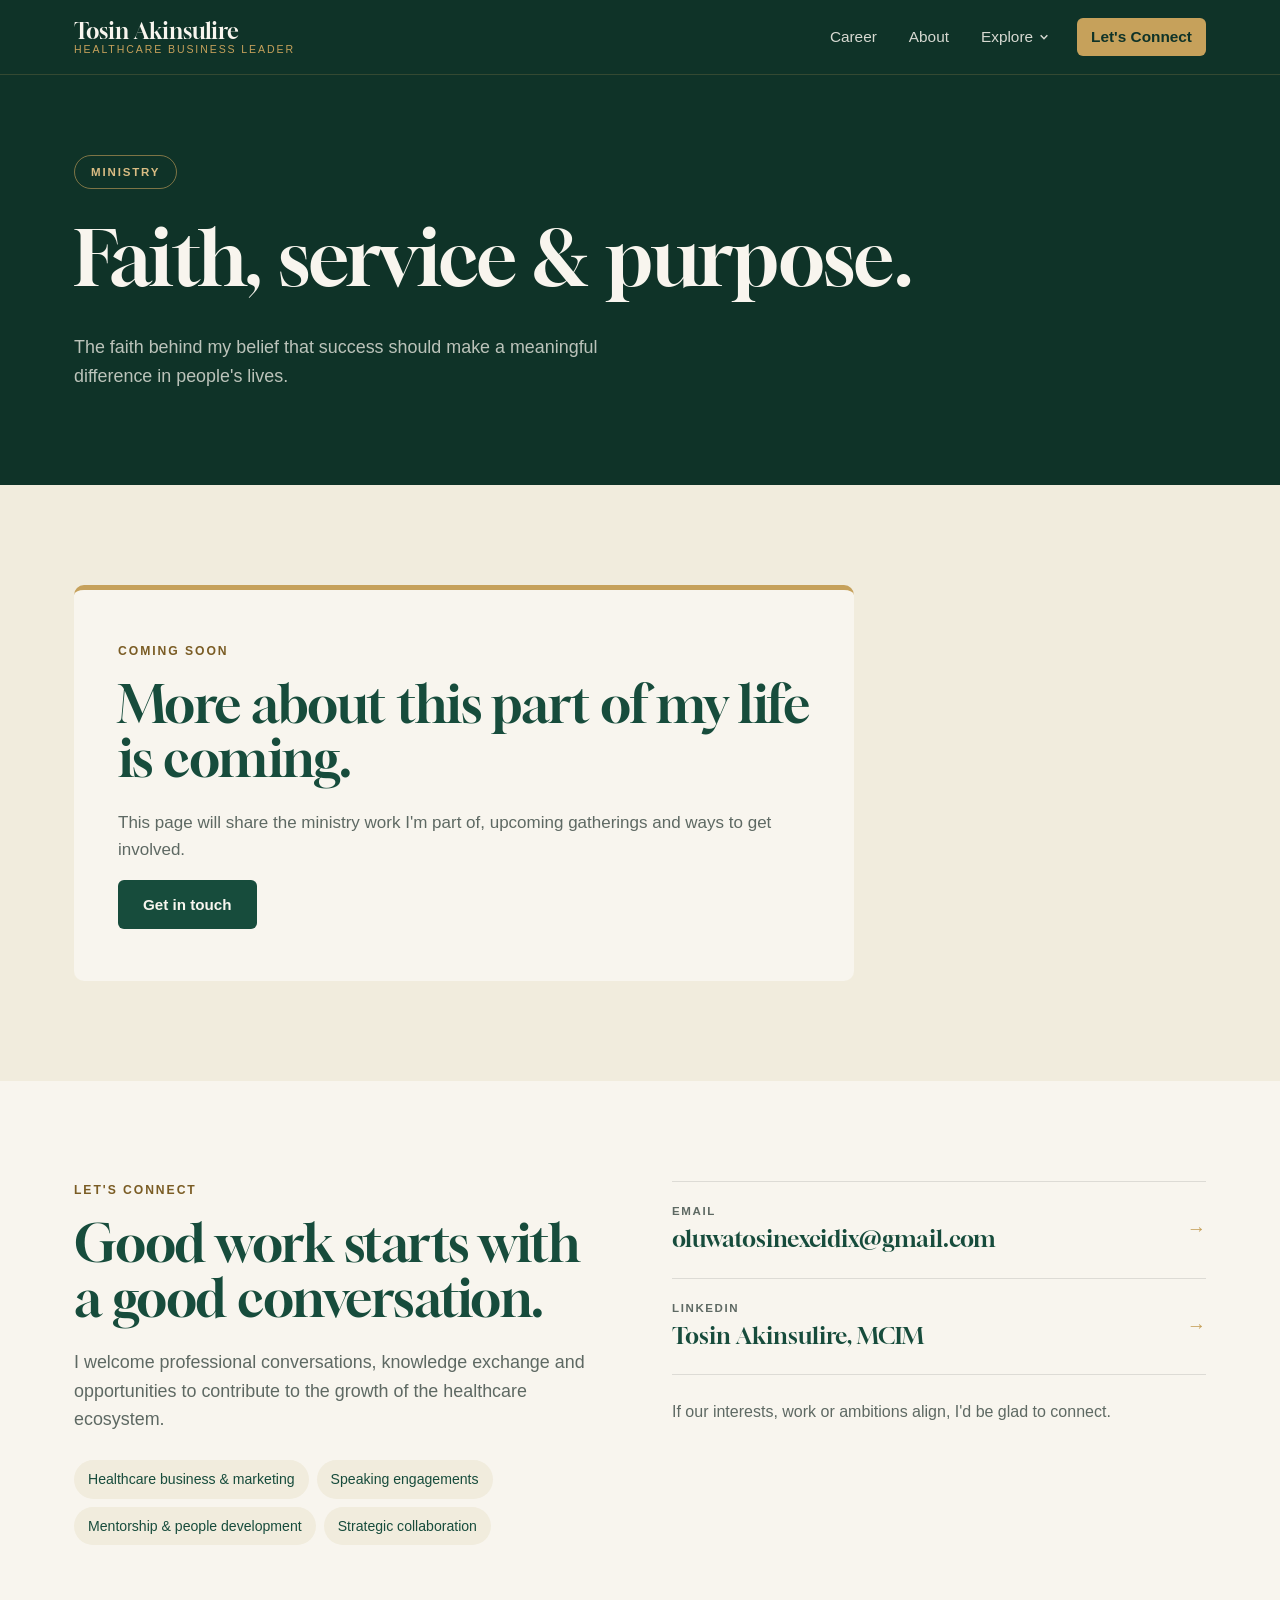
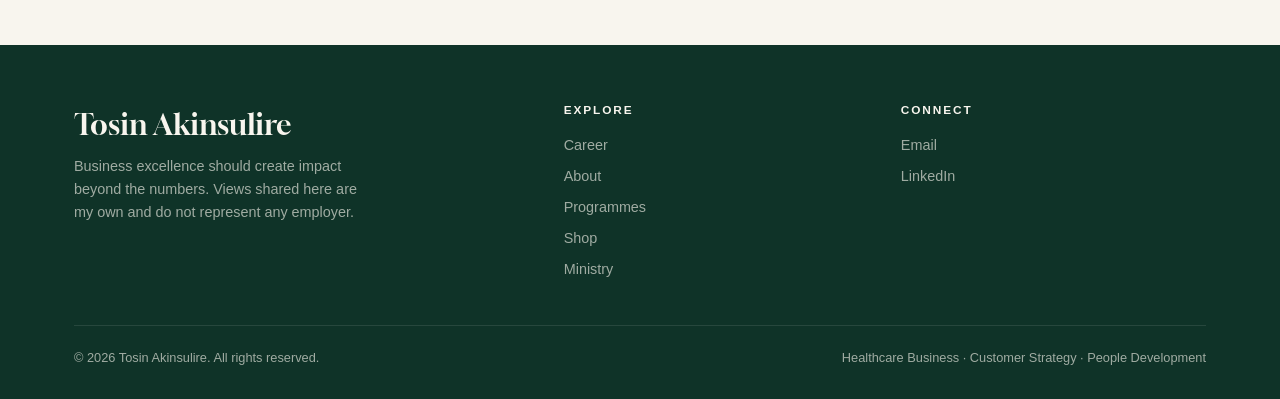
<file: ministry.html>
<!doctype html>
<html lang="en">
<head>
<meta charset="utf-8">
<meta name="viewport" content="width=device-width, initial-scale=1">
<title>Ministry | Tosin Akinsulire</title>
<meta name="description" content="The faith behind my belief that success should make a meaningful difference in people's lives.">
<meta property="og:title" content="Ministry | Tosin Akinsulire">
<meta property="og:description" content="The faith behind my belief that success should make a meaningful difference in people's lives.">
<meta name="theme-color" content="#0F3328">
<link rel="preconnect" href="https://fonts.googleapis.com">
<link rel="preconnect" href="https://fonts.gstatic.com" crossorigin>
<link href="https://fonts.googleapis.com/css2?family=Gloock&family=Google+Sans+Flex:wght@400;500;600&display=swap" rel="stylesheet">
<link rel="stylesheet" href="assets/styles.css?v=4">
</head>
<body>
<header class="site-header">
  <div class="container nav">
    <a class="brand" href="index.html"><strong>Tosin Akinsulire</strong><small>Healthcare Business Leader</small></a>
    <button class="menu-toggle" aria-label="Open menu" aria-expanded="false"><svg viewBox="0 0 24 24" fill="none" stroke="currentColor" stroke-width="1.8"><path d="M4 7h16M4 12h16M4 17h16"/></svg></button>
    <ul class="nav-links">
      <li><a href="career.html">Career</a></li>
      <li><a href="about.html">About</a></li>
      <li class="has-dropdown">
        <button aria-expanded="false" aria-haspopup="true">Explore <svg class="caret" viewBox="0 0 12 12" fill="none" stroke="currentColor" stroke-width="1.8"><path d="M2 4l4 4 4-4"/></svg></button>
        <ul class="dropdown">
<li><a href="programmes.html"><strong>Programmes</strong><small>Initiatives and communities I'm part of</small></a></li>
<li><a href="shop.html"><strong>Shop</strong><small>Books, resources and products</small></a></li>
<li><a href="ministry.html" aria-current="page"><strong>Ministry</strong><small>Faith, service and purpose</small></a></li>
        </ul>
      </li>
      <li><a class="nav-cta" href="#connect">Let's Connect</a></li>
    </ul>
  </div>
</header>
<main>
<section class="page-hero">
  <div class="container">
    <span class="pill">Ministry</span>
    <h1 class="reveal">Faith, service &amp; purpose.</h1>
    <p class="lead reveal">The faith behind my belief that success should make a meaningful difference in people's lives.</p>
  </div>
</section>
<section>
  <div class="container">
    <div class="soon reveal">
      <span class="kicker">Coming soon</span>
      <h2>More about this part of my life is coming.</h2>
      <p>This page will share the ministry work I'm part of, upcoming gatherings and ways to get involved.</p>
      <a class="btn btn-dark" href="#connect">Get in touch</a>
    </div>
  </div>
</section>
<section class="connect" id="connect">
  <div class="container grid">
    <div class="reveal">
      <span class="kicker">Let's connect</span>
      <h2>Good work starts with a good conversation.</h2>
      <p class="lead">I welcome professional conversations, knowledge exchange and opportunities to contribute to the growth of the healthcare ecosystem.</p>
      <ul class="topics">
        <li>Healthcare business &amp; marketing</li>
        <li>Speaking engagements</li>
        <li>Mentorship &amp; people development</li>
        <li>Strategic collaboration</li>
      </ul>
    </div>
    <div class="contact-rows reveal">
      <a href="mailto:oluwatosinexcidix@gmail.com"><span><small>Email</small><span class="v">oluwatosinexcidix@gmail.com</span></span></a>
      <a href="#" target="_blank" rel="noopener"><span><small>LinkedIn</small><span class="v">Tosin Akinsulire, MCIM</span></span></a>
      <p class="lead" style="margin-top:24px;font-size:1rem">If our interests, work or ambitions align, I'd be glad to connect.</p>
    </div>
  </div>
</section>
</main>
<footer class="site-footer">
  <div class="container">
    <div class="footer-grid">
      <div class="footer-brand"><strong>Tosin Akinsulire</strong><p style="max-width:38ch">Business excellence should create impact beyond the numbers. Views shared here are my own and do not represent any employer.</p></div>
      <div><h4>Explore</h4><ul><li><a href="career.html">Career</a></li><li><a href="about.html">About</a></li><li><a href="programmes.html">Programmes</a></li><li><a href="shop.html">Shop</a></li><li><a href="ministry.html">Ministry</a></li></ul></div>
      <div><h4>Connect</h4><ul><li><a href="mailto:oluwatosinexcidix@gmail.com">Email</a></li><li><a href="#" target="_blank" rel="noopener">LinkedIn</a></li></ul></div>
    </div>
    <div class="footer-base"><span>&copy; <span id="year">2026</span> Tosin Akinsulire. All rights reserved.</span><span>Healthcare Business &middot; Customer Strategy &middot; People Development</span></div>
  </div>
</footer>
<script src="assets/main.js"></script>
</body>
</html>
</file>
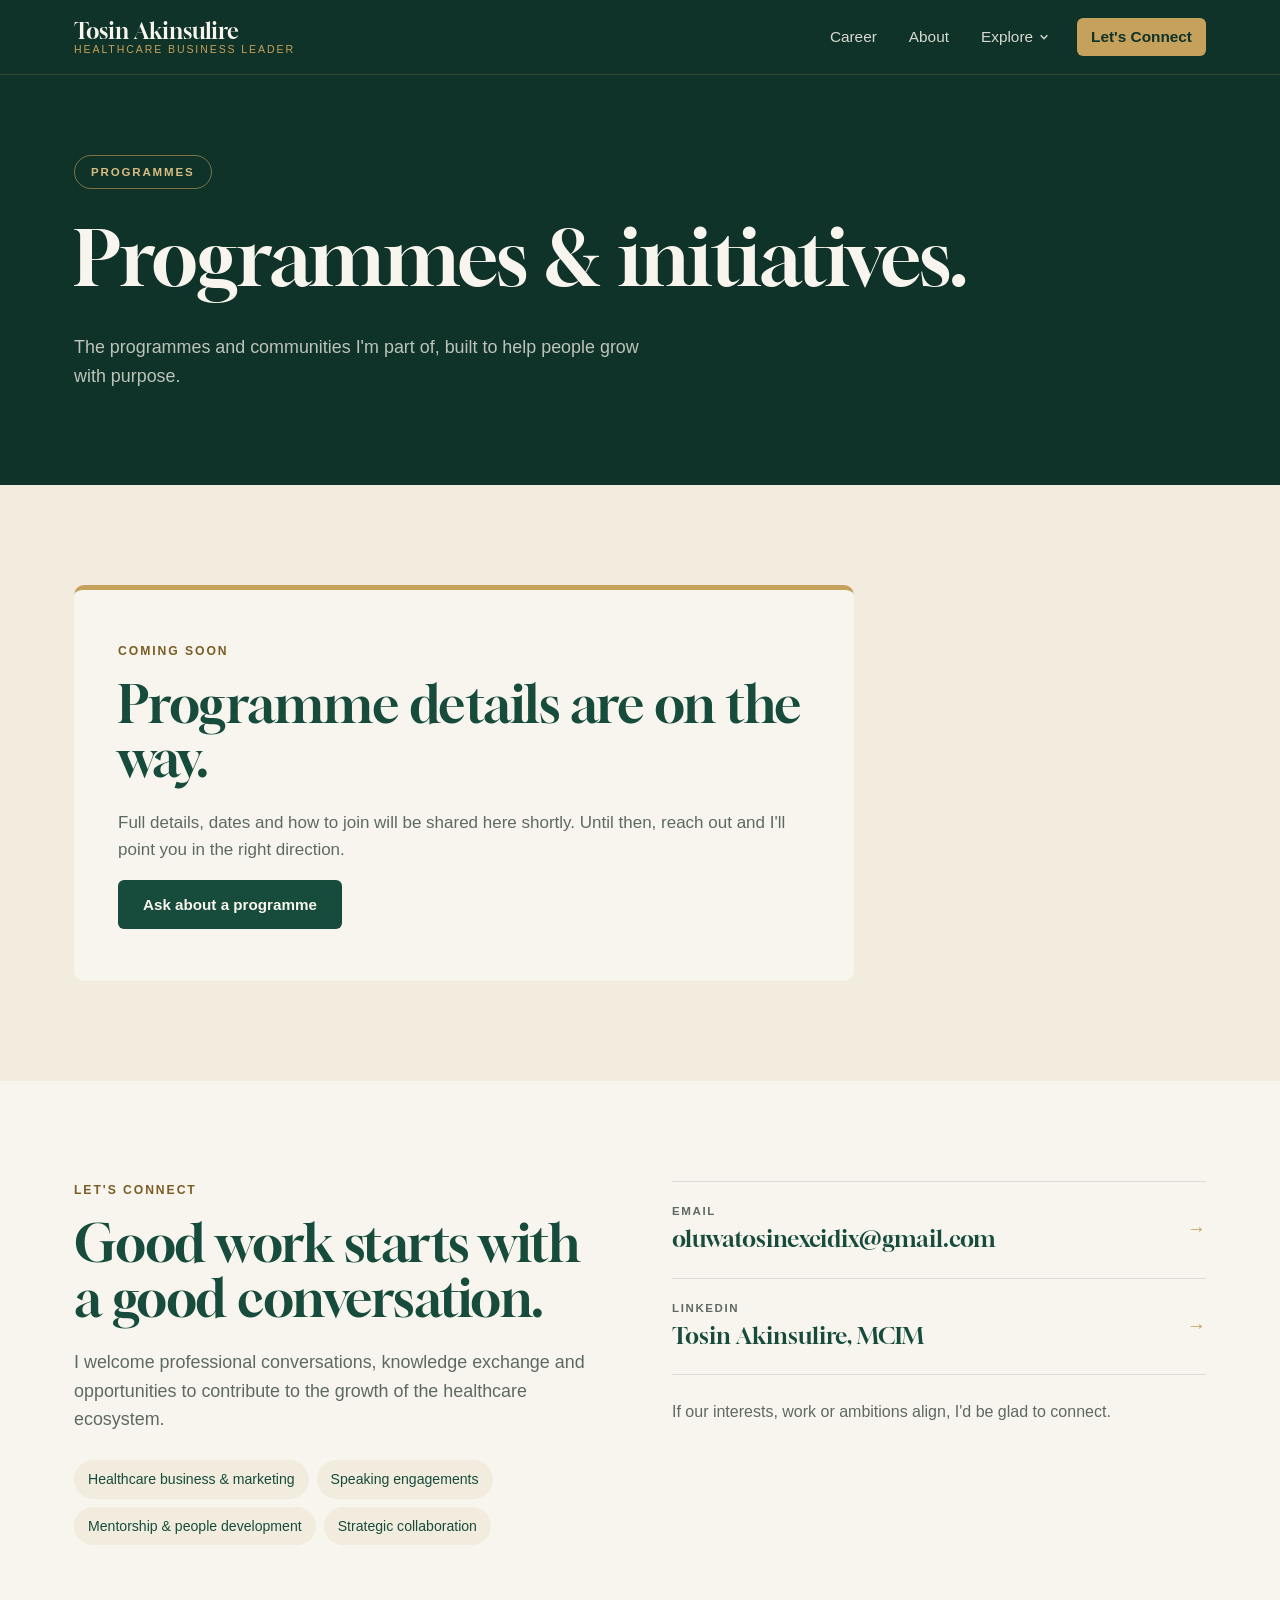
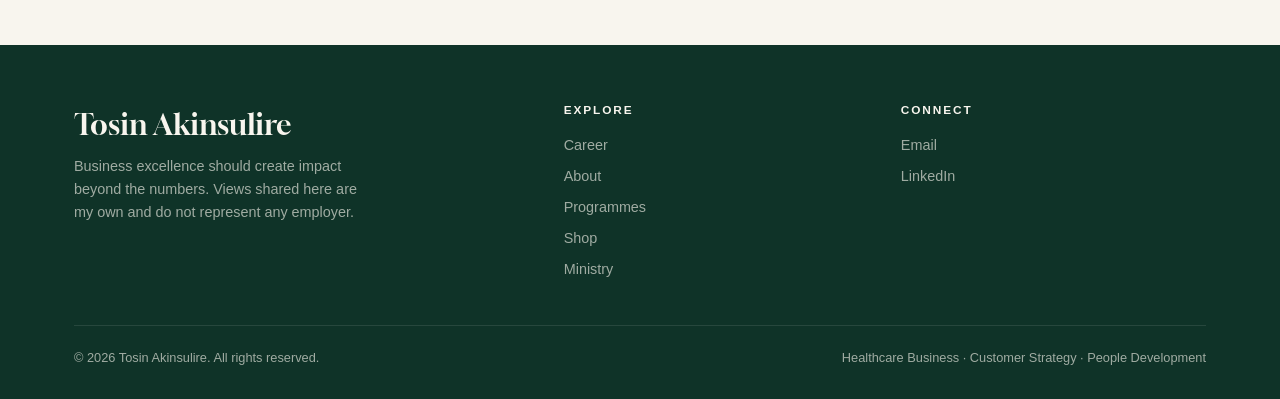
<file: programmes.html>
<!doctype html>
<html lang="en">
<head>
<meta charset="utf-8">
<meta name="viewport" content="width=device-width, initial-scale=1">
<title>Programmes | Tosin Akinsulire</title>
<meta name="description" content="The programmes and communities I'm part of, built to help people grow with purpose.">
<meta property="og:title" content="Programmes | Tosin Akinsulire">
<meta property="og:description" content="The programmes and communities I'm part of, built to help people grow with purpose.">
<meta name="theme-color" content="#0F3328">
<link rel="preconnect" href="https://fonts.googleapis.com">
<link rel="preconnect" href="https://fonts.gstatic.com" crossorigin>
<link href="https://fonts.googleapis.com/css2?family=Gloock&family=Google+Sans+Flex:wght@400;500;600&display=swap" rel="stylesheet">
<link rel="stylesheet" href="assets/styles.css?v=4">
</head>
<body>
<header class="site-header">
  <div class="container nav">
    <a class="brand" href="index.html"><strong>Tosin Akinsulire</strong><small>Healthcare Business Leader</small></a>
    <button class="menu-toggle" aria-label="Open menu" aria-expanded="false"><svg viewBox="0 0 24 24" fill="none" stroke="currentColor" stroke-width="1.8"><path d="M4 7h16M4 12h16M4 17h16"/></svg></button>
    <ul class="nav-links">
      <li><a href="career.html">Career</a></li>
      <li><a href="about.html">About</a></li>
      <li class="has-dropdown">
        <button aria-expanded="false" aria-haspopup="true">Explore <svg class="caret" viewBox="0 0 12 12" fill="none" stroke="currentColor" stroke-width="1.8"><path d="M2 4l4 4 4-4"/></svg></button>
        <ul class="dropdown">
<li><a href="programmes.html" aria-current="page"><strong>Programmes</strong><small>Initiatives and communities I'm part of</small></a></li>
<li><a href="shop.html"><strong>Shop</strong><small>Books, resources and products</small></a></li>
<li><a href="ministry.html"><strong>Ministry</strong><small>Faith, service and purpose</small></a></li>
        </ul>
      </li>
      <li><a class="nav-cta" href="#connect">Let's Connect</a></li>
    </ul>
  </div>
</header>
<main>
<section class="page-hero">
  <div class="container">
    <span class="pill">Programmes</span>
    <h1 class="reveal">Programmes &amp; initiatives.</h1>
    <p class="lead reveal">The programmes and communities I'm part of, built to help people grow with purpose.</p>
  </div>
</section>
<section>
  <div class="container">
    <div class="soon reveal">
      <span class="kicker">Coming soon</span>
      <h2>Programme details are on the way.</h2>
      <p>Full details, dates and how to join will be shared here shortly. Until then, reach out and I'll point you in the right direction.</p>
      <a class="btn btn-dark" href="#connect">Ask about a programme</a>
    </div>
  </div>
</section>
<section class="connect" id="connect">
  <div class="container grid">
    <div class="reveal">
      <span class="kicker">Let's connect</span>
      <h2>Good work starts with a good conversation.</h2>
      <p class="lead">I welcome professional conversations, knowledge exchange and opportunities to contribute to the growth of the healthcare ecosystem.</p>
      <ul class="topics">
        <li>Healthcare business &amp; marketing</li>
        <li>Speaking engagements</li>
        <li>Mentorship &amp; people development</li>
        <li>Strategic collaboration</li>
      </ul>
    </div>
    <div class="contact-rows reveal">
      <a href="mailto:oluwatosinexcidix@gmail.com"><span><small>Email</small><span class="v">oluwatosinexcidix@gmail.com</span></span></a>
      <a href="#" target="_blank" rel="noopener"><span><small>LinkedIn</small><span class="v">Tosin Akinsulire, MCIM</span></span></a>
      <p class="lead" style="margin-top:24px;font-size:1rem">If our interests, work or ambitions align, I'd be glad to connect.</p>
    </div>
  </div>
</section>
</main>
<footer class="site-footer">
  <div class="container">
    <div class="footer-grid">
      <div class="footer-brand"><strong>Tosin Akinsulire</strong><p style="max-width:38ch">Business excellence should create impact beyond the numbers. Views shared here are my own and do not represent any employer.</p></div>
      <div><h4>Explore</h4><ul><li><a href="career.html">Career</a></li><li><a href="about.html">About</a></li><li><a href="programmes.html">Programmes</a></li><li><a href="shop.html">Shop</a></li><li><a href="ministry.html">Ministry</a></li></ul></div>
      <div><h4>Connect</h4><ul><li><a href="mailto:oluwatosinexcidix@gmail.com">Email</a></li><li><a href="#" target="_blank" rel="noopener">LinkedIn</a></li></ul></div>
    </div>
    <div class="footer-base"><span>&copy; <span id="year">2026</span> Tosin Akinsulire. All rights reserved.</span><span>Healthcare Business &middot; Customer Strategy &middot; People Development</span></div>
  </div>
</footer>
<script src="assets/main.js"></script>
</body>
</html>
</file>
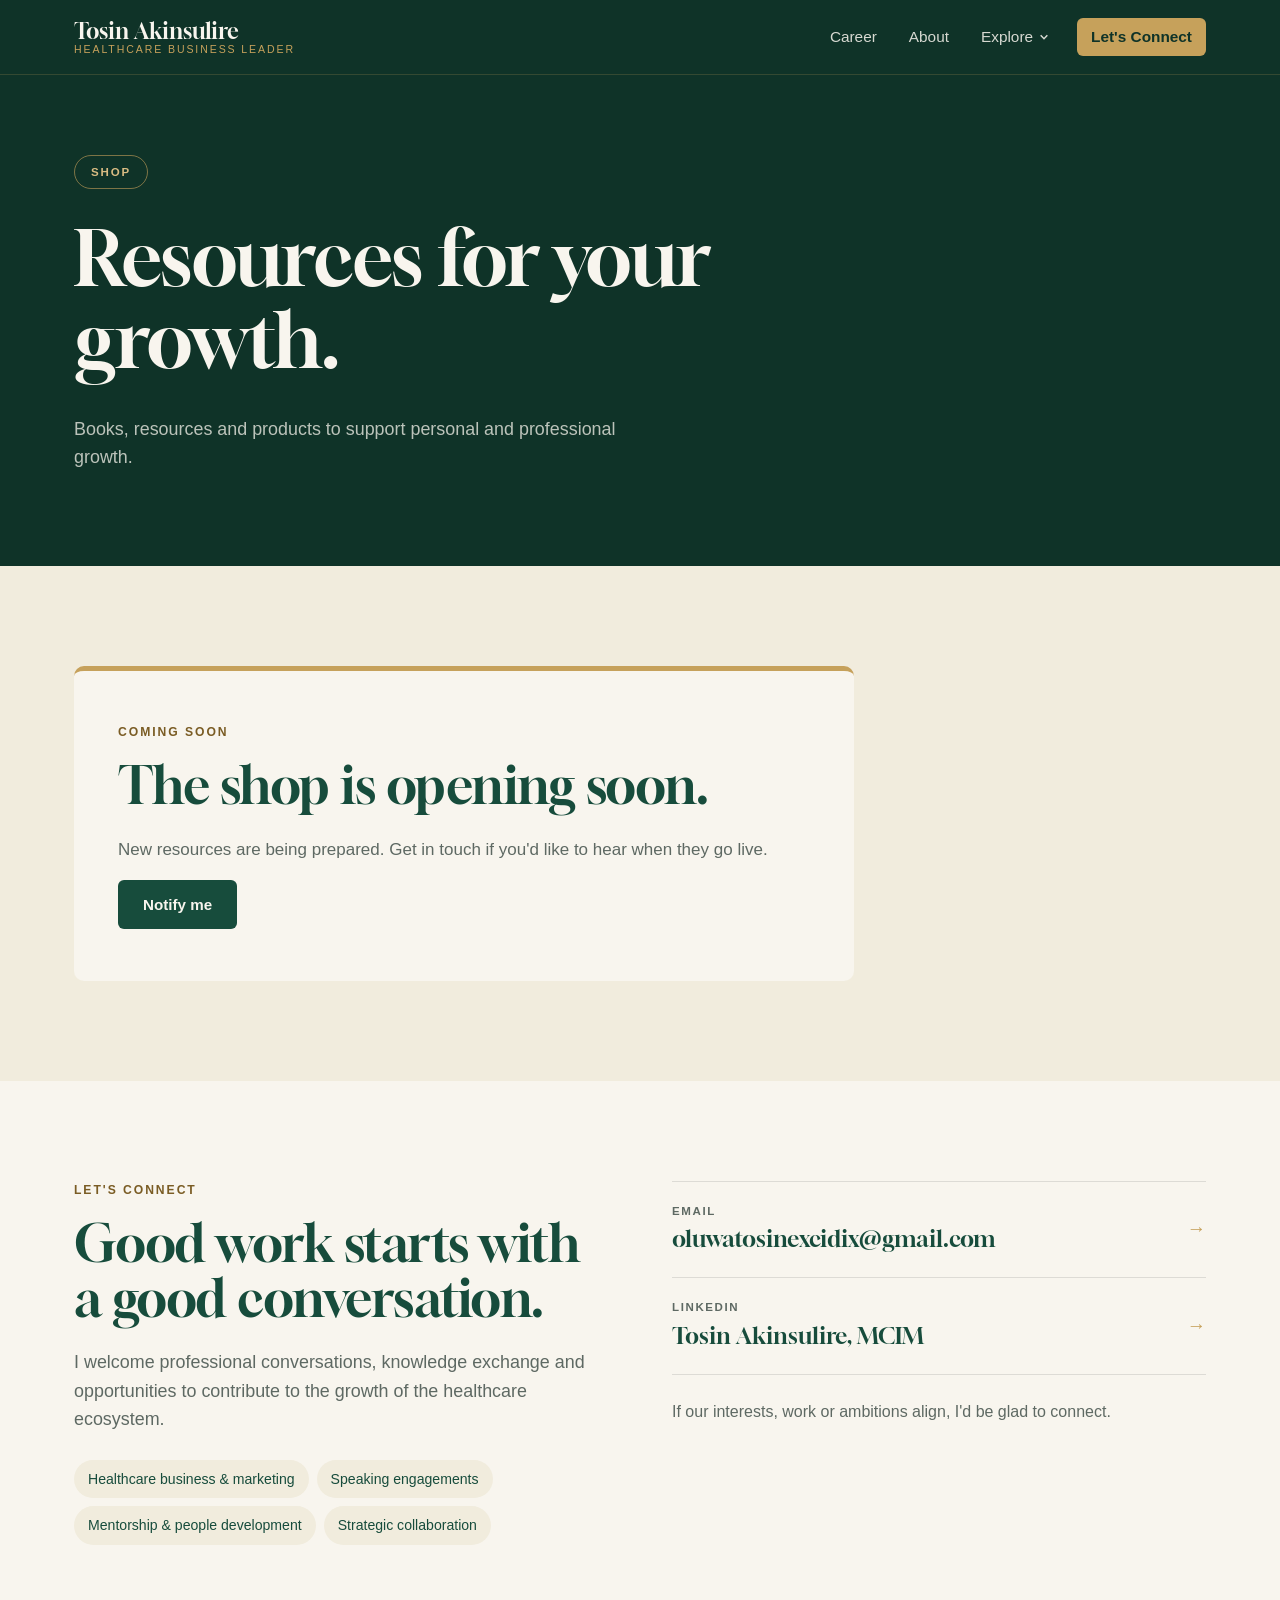
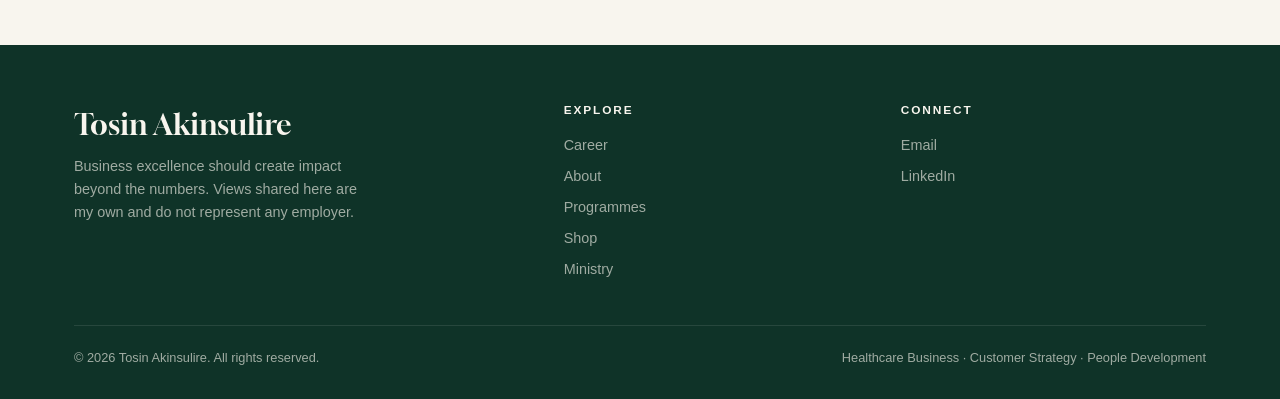
<file: shop.html>
<!doctype html>
<html lang="en">
<head>
<meta charset="utf-8">
<meta name="viewport" content="width=device-width, initial-scale=1">
<title>Shop | Tosin Akinsulire</title>
<meta name="description" content="Books, resources and products to support personal and professional growth.">
<meta property="og:title" content="Shop | Tosin Akinsulire">
<meta property="og:description" content="Books, resources and products to support personal and professional growth.">
<meta name="theme-color" content="#0F3328">
<link rel="preconnect" href="https://fonts.googleapis.com">
<link rel="preconnect" href="https://fonts.gstatic.com" crossorigin>
<link href="https://fonts.googleapis.com/css2?family=Gloock&family=Google+Sans+Flex:wght@400;500;600&display=swap" rel="stylesheet">
<link rel="stylesheet" href="assets/styles.css?v=4">
</head>
<body>
<header class="site-header">
  <div class="container nav">
    <a class="brand" href="index.html"><strong>Tosin Akinsulire</strong><small>Healthcare Business Leader</small></a>
    <button class="menu-toggle" aria-label="Open menu" aria-expanded="false"><svg viewBox="0 0 24 24" fill="none" stroke="currentColor" stroke-width="1.8"><path d="M4 7h16M4 12h16M4 17h16"/></svg></button>
    <ul class="nav-links">
      <li><a href="career.html">Career</a></li>
      <li><a href="about.html">About</a></li>
      <li class="has-dropdown">
        <button aria-expanded="false" aria-haspopup="true">Explore <svg class="caret" viewBox="0 0 12 12" fill="none" stroke="currentColor" stroke-width="1.8"><path d="M2 4l4 4 4-4"/></svg></button>
        <ul class="dropdown">
<li><a href="programmes.html"><strong>Programmes</strong><small>Initiatives and communities I'm part of</small></a></li>
<li><a href="shop.html" aria-current="page"><strong>Shop</strong><small>Books, resources and products</small></a></li>
<li><a href="ministry.html"><strong>Ministry</strong><small>Faith, service and purpose</small></a></li>
        </ul>
      </li>
      <li><a class="nav-cta" href="#connect">Let's Connect</a></li>
    </ul>
  </div>
</header>
<main>
<section class="page-hero">
  <div class="container">
    <span class="pill">Shop</span>
    <h1 class="reveal">Resources for your growth.</h1>
    <p class="lead reveal">Books, resources and products to support personal and professional growth.</p>
  </div>
</section>
<section>
  <div class="container">
    <div class="soon reveal">
      <span class="kicker">Coming soon</span>
      <h2>The shop is opening soon.</h2>
      <p>New resources are being prepared. Get in touch if you'd like to hear when they go live.</p>
      <a class="btn btn-dark" href="#connect">Notify me</a>
    </div>
  </div>
</section>
<section class="connect" id="connect">
  <div class="container grid">
    <div class="reveal">
      <span class="kicker">Let's connect</span>
      <h2>Good work starts with a good conversation.</h2>
      <p class="lead">I welcome professional conversations, knowledge exchange and opportunities to contribute to the growth of the healthcare ecosystem.</p>
      <ul class="topics">
        <li>Healthcare business &amp; marketing</li>
        <li>Speaking engagements</li>
        <li>Mentorship &amp; people development</li>
        <li>Strategic collaboration</li>
      </ul>
    </div>
    <div class="contact-rows reveal">
      <a href="mailto:oluwatosinexcidix@gmail.com"><span><small>Email</small><span class="v">oluwatosinexcidix@gmail.com</span></span></a>
      <a href="#" target="_blank" rel="noopener"><span><small>LinkedIn</small><span class="v">Tosin Akinsulire, MCIM</span></span></a>
      <p class="lead" style="margin-top:24px;font-size:1rem">If our interests, work or ambitions align, I'd be glad to connect.</p>
    </div>
  </div>
</section>
</main>
<footer class="site-footer">
  <div class="container">
    <div class="footer-grid">
      <div class="footer-brand"><strong>Tosin Akinsulire</strong><p style="max-width:38ch">Business excellence should create impact beyond the numbers. Views shared here are my own and do not represent any employer.</p></div>
      <div><h4>Explore</h4><ul><li><a href="career.html">Career</a></li><li><a href="about.html">About</a></li><li><a href="programmes.html">Programmes</a></li><li><a href="shop.html">Shop</a></li><li><a href="ministry.html">Ministry</a></li></ul></div>
      <div><h4>Connect</h4><ul><li><a href="mailto:oluwatosinexcidix@gmail.com">Email</a></li><li><a href="#" target="_blank" rel="noopener">LinkedIn</a></li></ul></div>
    </div>
    <div class="footer-base"><span>&copy; <span id="year">2026</span> Tosin Akinsulire. All rights reserved.</span><span>Healthcare Business &middot; Customer Strategy &middot; People Development</span></div>
  </div>
</footer>
<script src="assets/main.js"></script>
</body>
</html>
</file>
<file: assets/styles.css>
/* Tosin Akinsulire: own design blending ideas from Simon Sinek, Amy Cuddy and Sarah Jakes Roberts */
:root {
  --forest: #174C3C;
  --forest-deep: #0F3328;
  --emerald: #21664F;
  --navy: #19334A;
  --cream: #F1ECDD;        /* Simon-style warm cream */
  --ivory: #F8F5EE;
  --gold: #C6A15B;
  --gold-soft: #D9BC83;
  --gold-dark: #7A5C24;    /* gold for text on light backgrounds (readable) */
  --ink: #1D2622;
  --muted: #5E6963;
  --line: rgba(29, 38, 34, .12);
  --display: "Gloock", Georgia, serif;
  --sans: "Google Sans Flex", "Helvetica Neue", Helvetica, Arial, sans-serif;
  --max: 1180px;
}

* { box-sizing: border-box; }
html { scroll-behavior: smooth; }
body { margin: 0; font-family: var(--sans); font-size: 17px; line-height: 1.6; color: var(--ink); background: var(--cream); -webkit-font-smoothing: antialiased; }
img { max-width: 100%; display: block; }
a { color: inherit; }
p { margin: 0 0 1em; }
h1, h2, h3 { font-family: var(--display); font-weight: 400; margin: 0 0 .45em; line-height: 1.06; letter-spacing: -.01em; }
h1 { font-size: clamp(2.6rem, 6vw, 4.9rem); }
h2 { font-size: clamp(2rem, 4vw, 3.2rem); }
h3 { font-size: 1.55rem; line-height: 1.15; }

.container { width: 100%; max-width: var(--max); margin: 0 auto; padding: 0 24px; }
.kicker { display: block; font-size: .76rem; font-weight: 600; letter-spacing: .16em; text-transform: uppercase; color: var(--gold); margin-bottom: 16px; }
.lead { font-size: 1.12rem; color: var(--muted); max-width: 60ch; }

/* Gold pill badge (Amy Cuddy) */
.pill {
  display: inline-block; padding: 7px 16px; border-radius: 999px; border: 1px solid rgba(198, 161, 91, .6);
  font-size: .72rem; font-weight: 600; letter-spacing: .16em; text-transform: uppercase; color: var(--gold-soft);
  margin-bottom: 28px;
}

/* Buttons: squared, sturdy (Amy Cuddy) */
.btn {
  display: inline-flex; align-items: center; justify-content: center; gap: 10px;
  padding: 15px 24px; border-radius: 6px; border: 1.5px solid transparent;
  font: 600 .95rem var(--sans); text-decoration: none; cursor: pointer;
  transition: background .2s, color .2s, border-color .2s, transform .2s;
}
.btn:hover { transform: translateY(-1px); }
.btn-gold { background: var(--gold); color: var(--forest-deep); }
.btn-gold:hover { background: var(--gold-soft); }
.btn-outline { border-color: rgba(248, 245, 238, .5); color: var(--ivory); }
.btn-outline:hover { border-color: var(--ivory); background: rgba(248, 245, 238, .08); }
.btn-dark { background: var(--forest); color: var(--ivory); }
.btn-dark:hover { background: var(--emerald); }
.btn-row { display: flex; flex-wrap: wrap; gap: 12px; }

/* Text link with arrow (Simon Sinek) */
.explore { white-space: nowrap; display: inline-flex; align-items: center; gap: 8px; font-weight: 600; font-size: .95rem; color: var(--emerald); text-decoration: none; }
.explore::after { content: "\2192"; transition: transform .2s; }
.explore:hover::after { transform: translateX(4px); }

/* Header */
.site-header { position: sticky; top: 0; z-index: 50; background: var(--forest-deep); color: var(--ivory); border-bottom: 1px solid rgba(198, 161, 91, .2); }
.nav { display: flex; align-items: center; justify-content: space-between; height: 74px; }
.brand { text-decoration: none; line-height: 1.1; }
.brand strong { display: block; font-family: var(--display); font-weight: 400; font-size: 1.4rem; }
.brand small { display: block; font-size: .66rem; letter-spacing: .18em; text-transform: uppercase; color: var(--gold); }
.nav-links { display: flex; align-items: center; gap: 4px; list-style: none; margin: 0; padding: 0; }
.nav-links > li { position: relative; }
.nav-links > li > a, .nav-links > li > button {
  display: inline-flex; align-items: center; gap: 6px; padding: 10px 14px;
  color: rgba(248, 245, 238, .86); text-decoration: none; background: none; border: 0; cursor: pointer; font: 500 .96rem var(--sans);
}
.nav-links > li > a:hover, .nav-links > li > button:hover, .nav-links a[aria-current="page"] { color: var(--gold-soft); }
.nav-links .nav-cta { background: var(--gold); color: var(--forest-deep) !important; border-radius: 6px; margin-left: 10px; font-weight: 600; }
.nav-links .nav-cta:hover { background: var(--gold-soft); }
.caret { width: 10px; height: 10px; transition: transform .2s; }
.has-dropdown.open .caret { transform: rotate(180deg); }
.dropdown {
  position: absolute; top: calc(100% + 12px); left: 50%; transform: translate(-50%, 6px);
  min-width: 290px; padding: 8px; margin: 0; list-style: none;
  background: var(--ivory); border-radius: 10px; box-shadow: 0 22px 50px rgba(8, 26, 20, .25);
  opacity: 0; visibility: hidden; transition: all .2s ease;
}
.has-dropdown.open .dropdown, .has-dropdown:focus-within .dropdown { opacity: 1; visibility: visible; transform: translate(-50%, 0); }
@media (hover: hover) and (min-width: 921px) { .has-dropdown:hover .dropdown { opacity: 1; visibility: visible; transform: translate(-50%, 0); } }
.dropdown a { display: block; padding: 12px 14px; border-radius: 8px; text-decoration: none; color: var(--ink); border-left: 3px solid transparent; }
.dropdown a strong { display: block; font-family: var(--display); font-weight: 400; font-size: 1.15rem; color: var(--forest); }
.dropdown a small { display: block; font-size: .82rem; color: var(--muted); line-height: 1.4; }
.dropdown a:hover { background: var(--cream); border-left-color: var(--gold); }
.menu-toggle { display: none; background: none; border: 0; color: var(--ivory); padding: 8px; cursor: pointer; }
.menu-toggle svg { width: 28px; height: 28px; }
@media (max-width: 920px) {
  .menu-toggle { display: block; }
  .nav-links { position: absolute; top: 74px; left: 0; right: 0; flex-direction: column; align-items: stretch; gap: 0; background: var(--forest-deep); padding: 10px 16px 22px; display: none; border-bottom: 1px solid rgba(198, 161, 91, .2); }
  .nav-links.open { display: flex; }
  .nav-links > li > a, .nav-links > li > button { width: 100%; justify-content: space-between; padding: 15px 8px; border-bottom: 1px solid rgba(248, 245, 238, .08); }
  .nav-links .nav-cta { margin: 14px 0 0; justify-content: center; }
  .dropdown { position: static; transform: none; min-width: 0; box-shadow: none; background: rgba(248, 245, 238, .05); display: none; opacity: 1; visibility: visible; margin: 6px 0; }
  .has-dropdown.open .dropdown { display: block; transform: none; }
  .dropdown a strong { color: var(--ivory); }
  .dropdown a small { color: rgba(248, 245, 238, .6); }
  .dropdown a:hover { background: rgba(248, 245, 238, .06); }
}

/* Hero (Simon Sinek green + Amy Cuddy layout) */
.hero { background: radial-gradient(900px 520px at 80% 20%, rgba(33, 102, 79, .5), transparent 65%), var(--forest-deep); color: var(--ivory); padding: 88px 0 96px; overflow: hidden; }
.hero-grid { display: grid; grid-template-columns: 1.1fr .9fr; gap: 64px; align-items: center; }
.hero h1 { color: var(--ivory); }
.hero h1 span { color: var(--gold); }
.hero .intro { font-size: 1.15rem; color: rgba(248, 245, 238, .78); max-width: 50ch; margin-bottom: 34px; }
.hero .roles { margin-top: 36px; padding-top: 22px; border-top: 1px solid rgba(248, 245, 238, .14); font-size: .9rem; color: rgba(248, 245, 238, .6); }

.portrait { position: relative; aspect-ratio: 4 / 5; width: 100%; max-width: 440px; margin: 0 24px 24px auto; border-radius: 8px; overflow: hidden; background: linear-gradient(165deg, #F4E2C6, #E2C89F); display: grid; place-items: center; box-shadow: 24px 24px 0 var(--gold); }
.portrait > * { grid-area: 1 / 1; }
.portrait img { width: 100%; height: 100%; object-fit: cover; position: relative; z-index: 1; }
.portrait .monogram { font-family: var(--display); font-size: 7rem; color: rgba(23, 76, 60, .45); }
@media (max-width: 920px) {
  .hero { padding: 60px 0 76px; }
  .hero-grid { grid-template-columns: 1fr; gap: 52px; }
  .portrait { max-width: 320px; margin: 0 auto 0 0; box-shadow: 16px 16px 0 var(--gold); }
}

@media (min-width: 921px) { .story-grid { grid-template-columns: .9fr 1.1fr; } }

/* Inner page hero */
.page-hero { background: var(--forest-deep); color: var(--ivory); padding: 80px 0 76px; }
.page-hero h1 { color: var(--ivory); max-width: 18ch; }
.page-hero .lead { color: rgba(248, 245, 238, .74); }

/* Sections */
section { padding: 100px 0; }
.bg-ivory { background: var(--ivory); }
.bg-navy { background: var(--navy); color: var(--ivory); }
.bg-navy h2, .bg-navy h3 { color: var(--ivory); }
.bg-navy .lead, .bg-navy p { color: rgba(248, 245, 238, .78); }
.bg-forest { background: var(--forest); color: var(--ivory); }
.bg-forest h2, .bg-forest h3 { color: var(--ivory); }
.bg-forest p { color: rgba(248, 245, 238, .78); }
.section-head { max-width: 720px; margin-bottom: 52px; }
.section-head h2 { color: var(--forest); }
@media (max-width: 700px) { section { padding: 70px 0; } }

/* Manifesto, staggered lines (Simon Sinek) */
.manifesto { font-family: var(--display); font-size: clamp(1.7rem, 3.6vw, 3rem); line-height: 1.18; color: var(--forest); margin: 0; }
.manifesto span { display: block; }
.manifesto span:nth-child(2) { padding-left: 6%; }
.manifesto span:nth-child(3) { padding-left: 12%; }
.manifesto span:nth-child(4) { padding-left: 18%; color: var(--gold); }
@media (max-width: 700px) { .manifesto span { padding-left: 0 !important; } }

/* Purpose cards with coloured top rule (Simon Sinek) */
.ways { display: grid; grid-template-columns: repeat(4, 1fr); gap: 20px; }
.way { display: flex; flex-direction: column; background: var(--ivory); border-top: 5px solid var(--forest); border-radius: 0 0 8px 8px; padding: 28px 26px 26px; min-height: 320px; text-decoration: none; transition: transform .25s, box-shadow .25s; }
.way:nth-child(2) { border-top-color: var(--gold); }
.way:nth-child(3) { border-top-color: var(--navy); }
.way:nth-child(4) { border-top-color: var(--emerald); }
.way:hover { transform: translateY(-4px); box-shadow: 0 18px 40px rgba(23, 76, 60, .12); }
.way h3 { color: var(--forest); margin-bottom: 12px; }
.way p { color: var(--muted); font-size: .96rem; flex: 1; }
.way .tag { font-size: .7rem; font-weight: 600; letter-spacing: .16em; text-transform: uppercase; color: var(--muted); margin-bottom: 18px; }
.way.lead-way { grid-column: span 2; background: var(--forest); }
.way.lead-way h3 { color: var(--ivory); font-size: 2.1rem; }
.way.lead-way p, .way.lead-way .tag { color: rgba(248, 245, 238, .75); }
.way.lead-way .explore { color: var(--gold-soft); }
@media (max-width: 980px) { .ways { grid-template-columns: 1fr 1fr; } }
@media (max-width: 620px) { .ways { grid-template-columns: 1fr; } .way.lead-way { grid-column: auto; } .way { min-height: 0; } }

/* About band (Amy Cuddy) */
.about-band .grid { display: grid; grid-template-columns: 1.1fr .9fr; gap: 64px; align-items: start; }
.about-band h2 { font-size: clamp(2.2rem, 4.4vw, 3.6rem); }
.facts { list-style: none; margin: 0; padding: 0; border-top: 1px solid rgba(248, 245, 238, .16); }
.facts li { padding: 18px 0; border-bottom: 1px solid rgba(248, 245, 238, .16); display: grid; grid-template-columns: 110px 1fr; gap: 16px; }
.facts li b { font-size: .72rem; letter-spacing: .14em; text-transform: uppercase; color: var(--gold-soft); font-weight: 600; padding-top: 3px; }
@media (max-width: 860px) { .about-band .grid { grid-template-columns: 1fr; gap: 40px; } }

/* Pull quote (Simon Sinek) */
.pullquote { display: grid; grid-template-columns: 1fr 1.3fr; gap: 64px; align-items: center; }
.pullquote blockquote { margin: 0; font-family: var(--display); font-size: clamp(1.9rem, 3.8vw, 3rem); line-height: 1.15; color: var(--forest); }
.pullquote cite { display: block; margin-top: 22px; padding-top: 14px; border-top: 2px dashed rgba(198, 161, 91, .6); width: 120px; font-style: normal; font-size: .9rem; color: var(--muted); }
@media (max-width: 860px) { .pullquote { grid-template-columns: 1fr; gap: 28px; } }

/* Portrait feature for faith / ministry (Sarah Jakes Roberts) */
.feature-photo { padding: 0; background: var(--ivory); }
.feature-photo .wrap { display: grid; grid-template-columns: 1.2fr 1fr; min-height: 560px; }
.feature-photo .photo { background: linear-gradient(170deg, #EFE6D4, #DCCBAA); display: grid; place-items: center; position: relative; overflow: hidden; }
.feature-photo .photo > * { grid-area: 1 / 1; }
.feature-photo .photo img { width: 100%; height: 100%; object-fit: cover; position: relative; z-index: 1; }
.feature-photo .photo .monogram { font-family: var(--display); font-size: 9rem; color: rgba(23, 76, 60, .3); }
.feature-photo .copy { padding: 80px 56px; display: flex; flex-direction: column; justify-content: center; }
.feature-photo .copy h2 { color: var(--forest); }
.socials { display: flex; gap: 14px; margin-top: 30px; }
.socials a { width: 42px; height: 42px; border-radius: 50%; border: 1px solid var(--line); display: grid; place-items: center; color: var(--forest); transition: background .2s, color .2s; }
.socials a:hover { background: var(--forest); color: var(--ivory); }
.socials svg { width: 18px; height: 18px; }
@media (max-width: 860px) { .feature-photo .wrap { grid-template-columns: 1fr; } .feature-photo .photo { min-height: 340px; } .feature-photo .copy { padding: 56px 24px; } }

/* Generic cards */
.cards { display: grid; grid-template-columns: repeat(3, 1fr); gap: 20px; }
.cards.two { grid-template-columns: repeat(2, 1fr); }
.card { background: var(--ivory); border-radius: 8px; padding: 30px; border-top: 4px solid var(--gold); }
.card h3 { color: var(--forest); }
.card p { color: var(--muted); margin: 0; }
.card .num { font-family: var(--display); color: var(--gold); font-size: 1.2rem; display: block; margin-bottom: 12px; }
.bg-ivory .card { background: var(--cream); }
.bg-forest .card, .bg-navy .card { background: rgba(248, 245, 238, .06); border-top-color: var(--gold); }
.bg-forest .card h3, .bg-navy .card h3 { color: var(--ivory); }
.bg-forest .card p, .bg-navy .card p { color: rgba(248, 245, 238, .78); }
@media (max-width: 900px) { .cards, .cards.two { grid-template-columns: 1fr; } }

.split { display: grid; grid-template-columns: 1fr 1fr; gap: 64px; align-items: start; }
@media (max-width: 860px) { .split { grid-template-columns: 1fr; gap: 36px; } }
.check-list { list-style: none; margin: 0; padding: 0; }
.check-list li { padding: 16px 0 16px 32px; border-bottom: 1px solid var(--line); position: relative; font-weight: 500; }
.check-list li::before { content: ""; position: absolute; left: 0; top: 25px; width: 16px; height: 2px; background: var(--gold); }

.pvm { display: grid; grid-template-columns: repeat(3, 1fr); gap: 20px; }
.pvm > div { background: var(--cream); border-radius: 8px; padding: 30px; }
.pvm h3 { font-family: var(--sans); font-size: .78rem; font-weight: 600; letter-spacing: .16em; text-transform: uppercase; color: var(--gold); }
.pvm p { font-family: var(--display); font-size: 1.3rem; line-height: 1.3; color: var(--forest); margin: 0; }
@media (max-width: 860px) { .pvm { grid-template-columns: 1fr; } }

.soon { background: var(--ivory); border-radius: 10px; border-top: 5px solid var(--gold); padding: 52px 44px; max-width: 780px; }
.soon h2 { color: var(--forest); }
.soon p { color: var(--muted); }

/* Connect (Simon Sinek "stay inspired" layout) */
.connect { background: var(--ivory); }
.connect .grid { display: grid; grid-template-columns: 1fr 1fr; gap: 64px; align-items: start; }
.connect h2 { color: var(--forest); }
.contact-rows a { display: flex; justify-content: space-between; align-items: center; gap: 16px; padding: 20px 0; border-bottom: 1px solid var(--line); text-decoration: none; word-break: break-word; }
.contact-rows a:first-child { border-top: 1px solid var(--line); }
.contact-rows small { display: block; font-size: .72rem; letter-spacing: .14em; text-transform: uppercase; color: var(--muted); font-weight: 600; }
.contact-rows span.v { font-family: var(--display); font-size: 1.45rem; color: var(--forest); }
.contact-rows a::after { content: "\2192"; color: var(--gold); font-size: 1.2rem; transition: transform .2s; }
.contact-rows a:hover::after { transform: translateX(4px); }
.topics { list-style: none; margin: 26px 0 0; padding: 0; display: flex; flex-wrap: wrap; gap: 8px; }
.topics li { padding: 8px 14px; border-radius: 999px; background: var(--cream); font-size: .88rem; color: var(--forest); }
@media (max-width: 860px) { .connect .grid { grid-template-columns: 1fr; gap: 36px; } }

/* Footer */
.site-footer { background: var(--forest-deep); color: rgba(248, 245, 238, .62); padding: 56px 0 30px; font-size: .9rem; }
.footer-grid { display: grid; grid-template-columns: 1.5fr 1fr 1fr; gap: 32px; padding-bottom: 36px; border-bottom: 1px solid rgba(248, 245, 238, .1); }
.footer-grid h4 { margin: 0 0 14px; color: var(--ivory); font-size: .74rem; letter-spacing: .16em; text-transform: uppercase; }
.footer-grid ul { list-style: none; margin: 0; padding: 0; }
.footer-grid li { margin-bottom: 8px; }
.footer-grid a { text-decoration: none; }
.footer-grid a:hover { color: var(--gold-soft); }
.footer-brand strong { display: block; font-family: var(--display); font-weight: 400; color: var(--ivory); font-size: 1.8rem; margin-bottom: 8px; }
.footer-base { display: flex; flex-wrap: wrap; justify-content: space-between; gap: 10px; padding-top: 22px; font-size: .8rem; }
@media (max-width: 760px) { .footer-grid { grid-template-columns: 1fr 1fr; } .footer-brand { grid-column: 1 / -1; } }

/* Readability: darker gold on light backgrounds, lighter gold and ivory headings on dark ones */
.kicker, .pvm h3, .card .num, .manifesto span:nth-child(4) { color: var(--gold-dark); }
.hero .kicker, .page-hero .kicker, .bg-navy .kicker, .bg-forest .kicker,
.bg-navy .card .num, .bg-forest .card .num { color: var(--gold-soft); }
.bg-forest .section-head h2, .bg-navy .section-head h2 { color: var(--ivory); }

/* Reveal */
.reveal { opacity: 0; transform: translateY(20px); transition: opacity .7s ease, transform .7s ease; }
.reveal.in { opacity: 1; transform: none; }
@media (prefers-reduced-motion: reduce) { .reveal { opacity: 1; transform: none; transition: none; } html { scroll-behavior: auto; } }

/* Portrait cutout from brand profile (transparent PNG) */
.portrait img { object-position: center top; }
.feature-photo .photo img { object-fit: contain; object-position: center bottom; height: 92%; align-self: end; }
</file>
